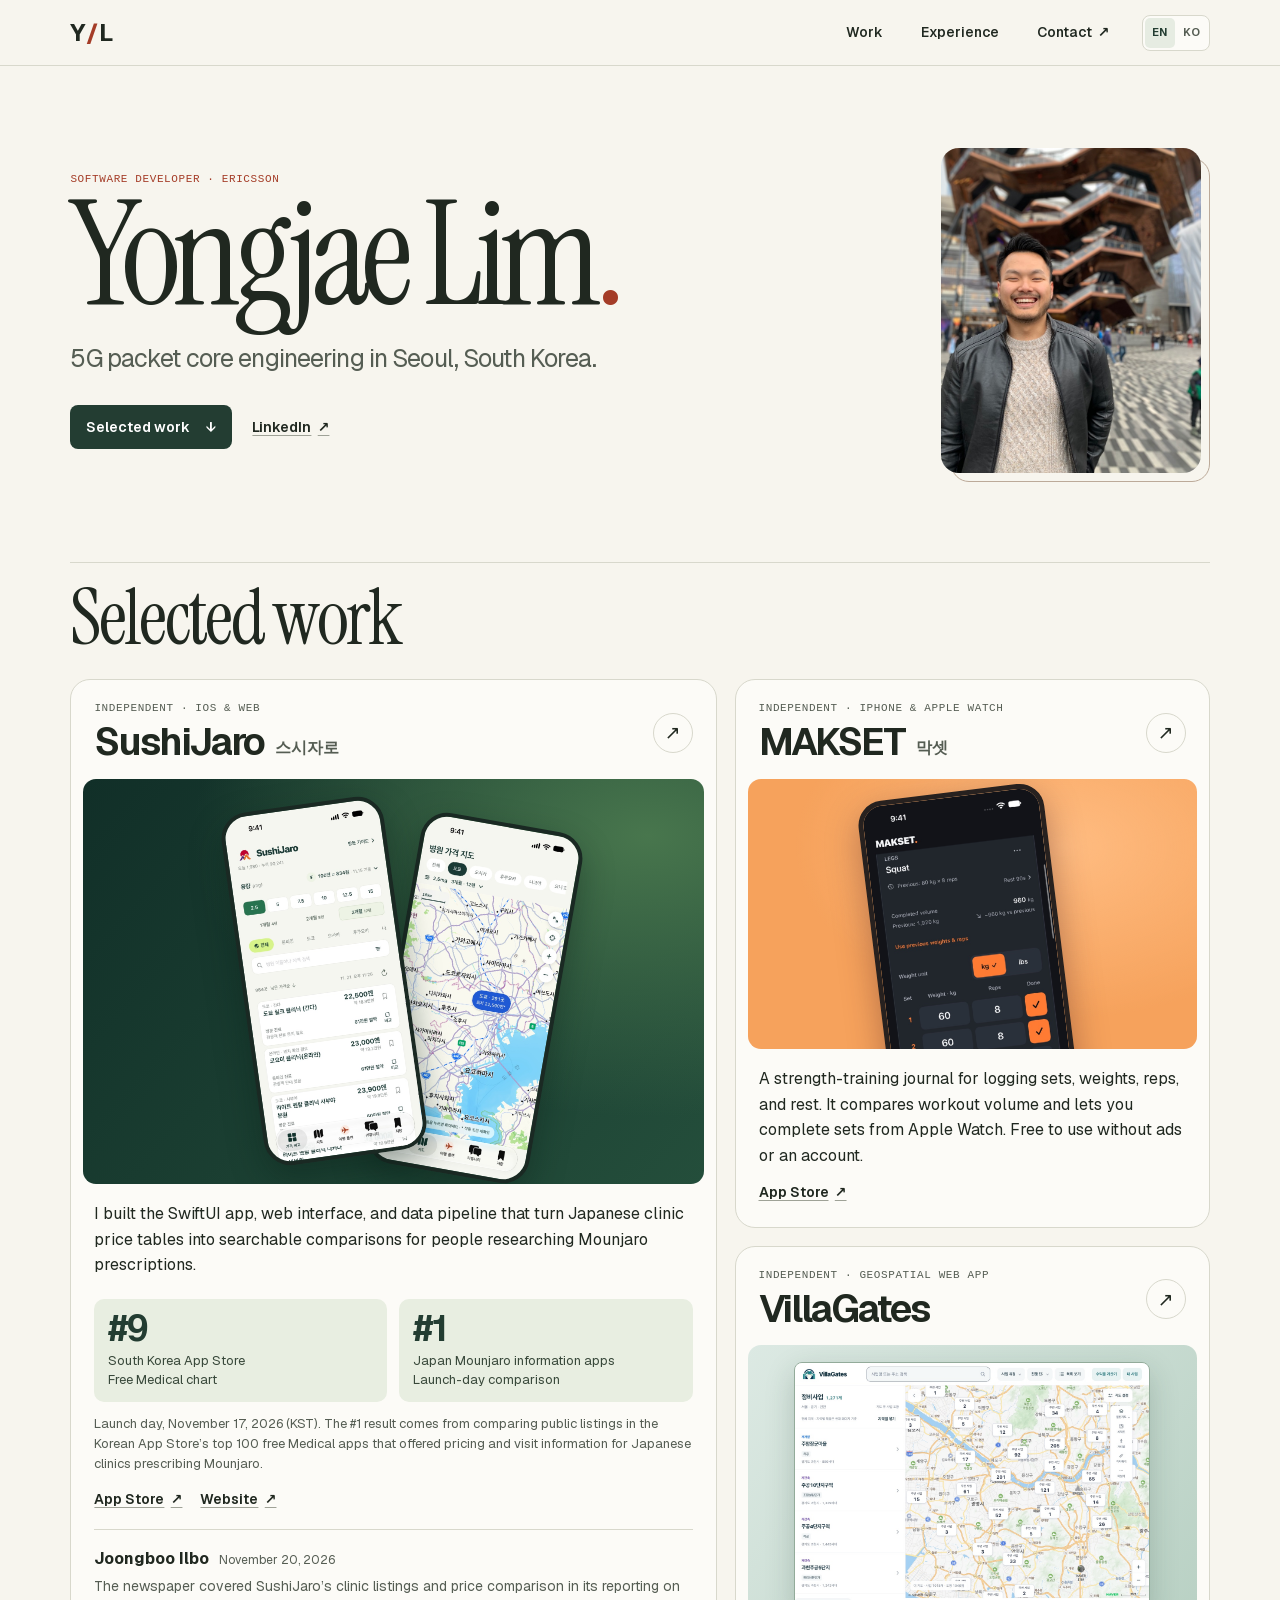
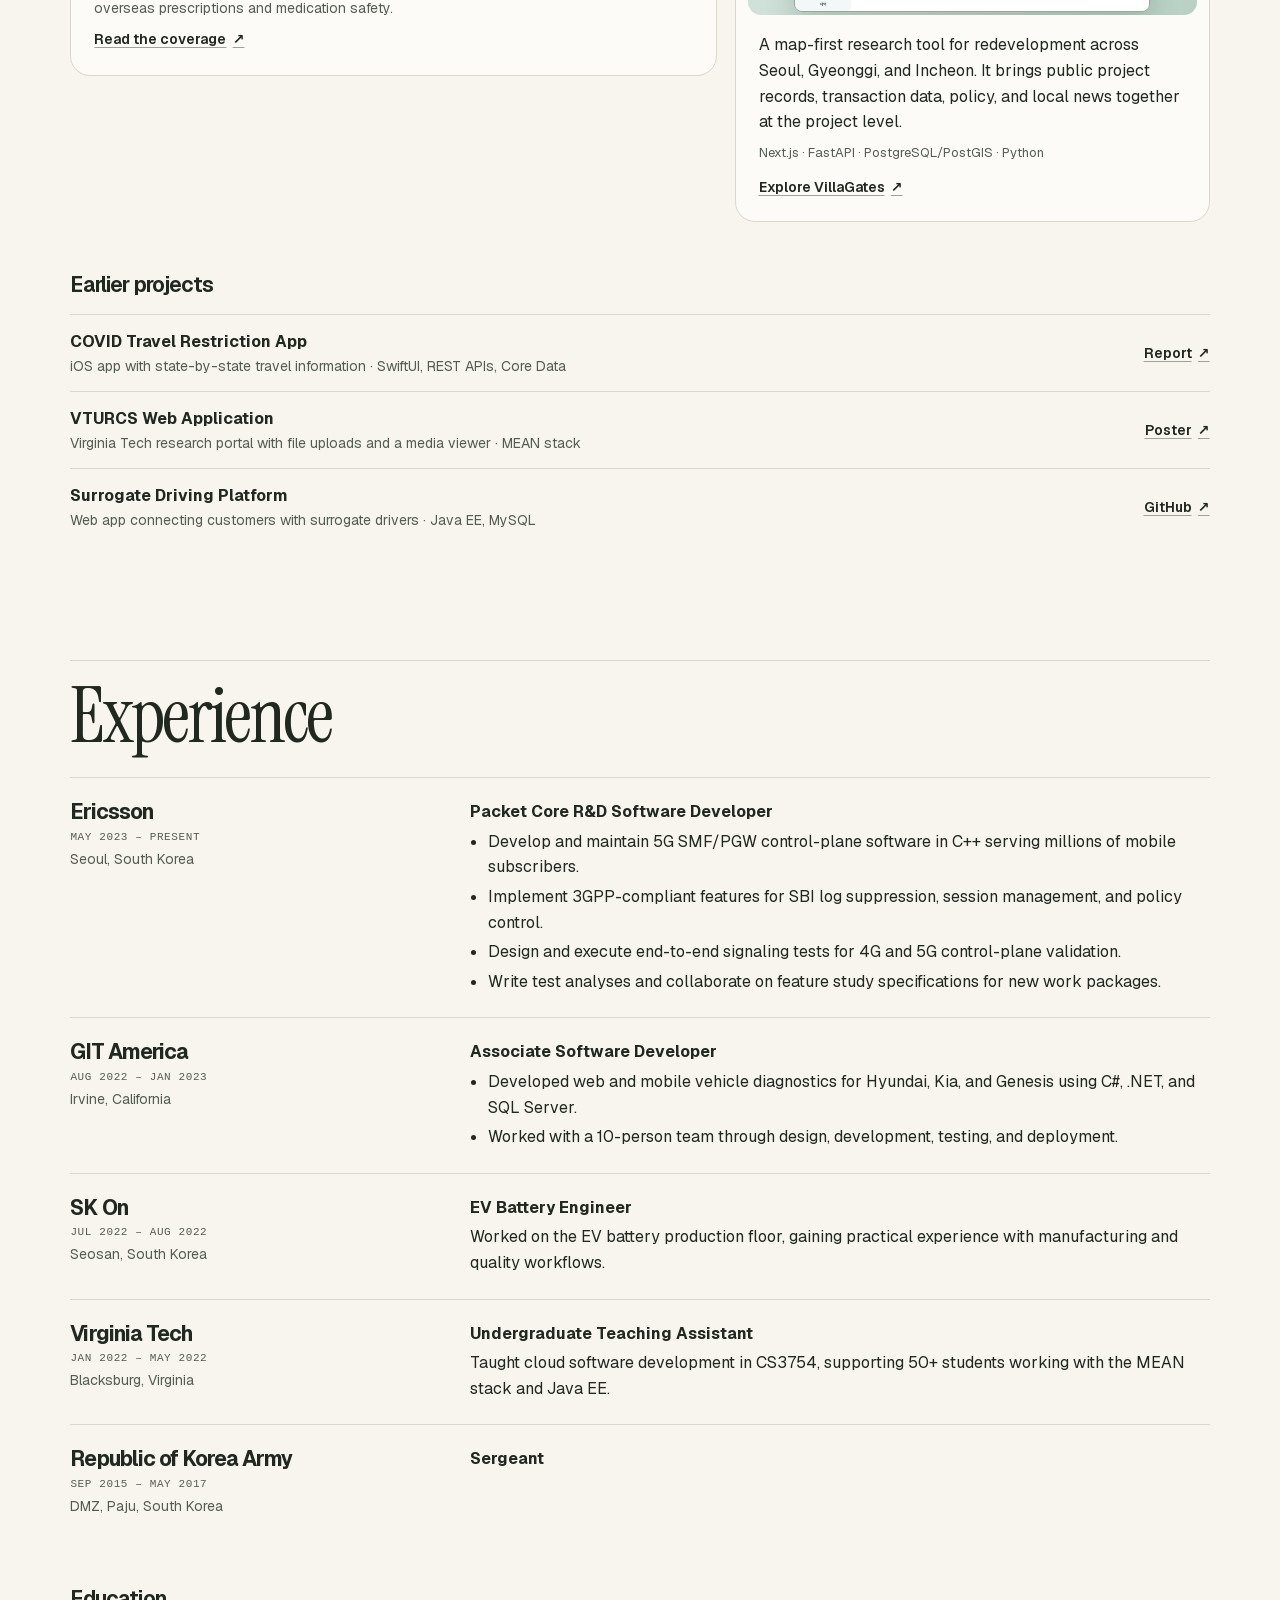
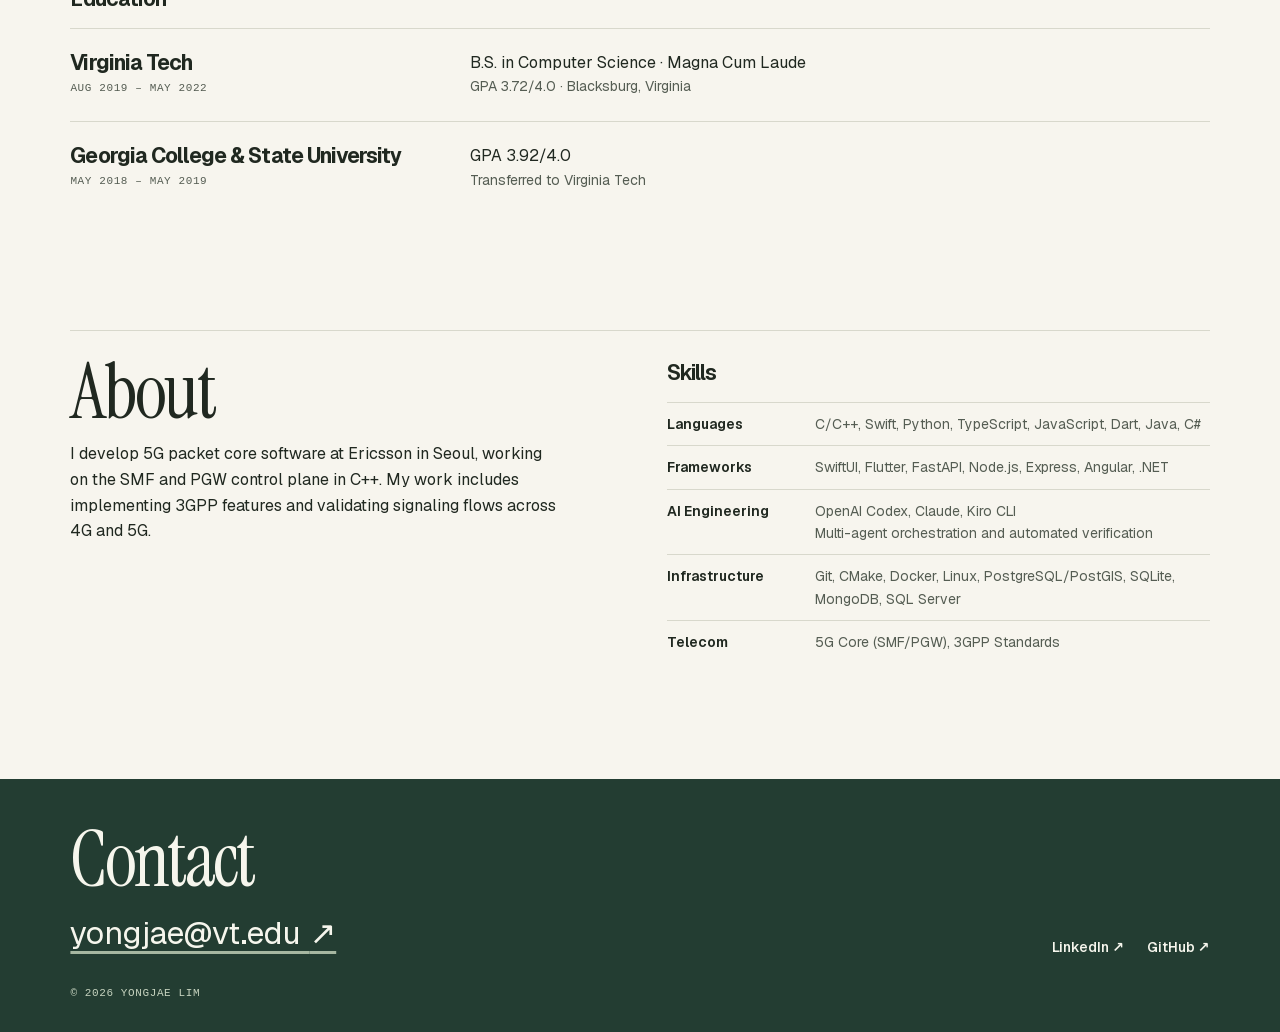
<file: index.html>
<!doctype html>
<html lang="en">
<head>
  <meta charset="utf-8">
  <meta name="viewport" content="width=device-width, initial-scale=1">
  <meta name="description" content="Yongjae Lim, a packet core software developer at Ericsson and the independent creator of SushiJaro. Selected iOS, web, and data projects.">
  <meta name="theme-color" content="#f7f5ee">
  <meta property="og:type" content="website">
  <meta property="og:locale" content="en_US">
  <meta property="og:locale:alternate" content="ko_KR">
  <meta property="og:title" content="Yongjae Lim · Software Developer">
  <meta property="og:description" content="5G packet core engineering at Ericsson, plus selected work on SushiJaro and VillaGates.">
  <meta property="og:url" content="https://sushimara.info/portfolio/">
  <title>Yongjae Lim · Software Developer</title>
  <link rel="canonical" href="https://sushimara.info/portfolio/">
  <link rel="alternate" hreflang="en" href="https://sushimara.info/portfolio/">
  <link rel="alternate" hreflang="ko" href="https://sushimara.info/portfolio/ko/">
  <link rel="alternate" hreflang="x-default" href="https://sushimara.info/portfolio/">
  <link rel="icon" href="assets/img/favicon.png">
  <link rel="preload" href="assets/fonts/instrument-serif-latin.woff2" as="font" type="font/woff2" crossorigin>
  <link rel="stylesheet" href="assets/css/style.css">
  <script src="assets/js/portfolio.js" defer></script>
</head>
<body>
  <a class="skip-link" href="#main">Skip to content</a>
  <header class="site-header" id="top">
    <div class="wrap header-inner">
      <a class="wordmark" href="#hero" aria-label="Yongjae Lim, home">Y<span class="wordmark-stroke">/</span>L</a>
      <div class="header-actions">
        <nav aria-label="Main navigation">
          <a href="#projects">Work</a>
          <a href="#resume">Experience</a>
          <a class="nav-contact" href="#contact">Contact <span aria-hidden="true">↗</span></a>
        </nav>
        <div class="language-switch" role="group" aria-label="Page language">
          <span lang="en" aria-label="English" aria-current="page">EN</span>
          <a href="ko/" hreflang="ko" lang="ko" aria-label="한국어">KO</a>
        </div>
      </div>
    </div>
  </header>

  <main id="main">
    <section class="wrap hero" id="hero" aria-labelledby="page-title">
      <div class="hero-copy">
        <p class="label role">Software Developer · Ericsson</p>
        <h1 id="page-title">Yongjae Lim<span>.</span></h1>
        <p class="hero-intro">5G packet core engineering in Seoul, South Korea.</p>
        <div class="hero-links">
          <a class="primary-link" href="#projects">Selected work <span aria-hidden="true">↓</span></a>
          <a class="text-link" href="https://www.linkedin.com/in/yongjae-lim">LinkedIn <span aria-hidden="true">↗</span></a>
        </div>
      </div>
      <figure class="portrait">
        <img src="assets/img/portrait.jpg" alt="Yongjae Lim" width="690" height="920" fetchpriority="high">
      </figure>
    </section>

    <section class="wrap work" id="projects" aria-labelledby="work-title">
      <div class="section-head">
        <h2 id="work-title">Selected work</h2>
      </div>
      <div class="work-grid">
        <article class="project" id="sushijaro" aria-labelledby="sushijaro-title">
          <header class="project-heading">
            <div>
              <p class="label">Independent · iOS &amp; web</p>
              <h3 id="sushijaro-title">SushiJaro <span lang="ko">스시자로</span></h3>
            </div>
            <a class="circle-link" href="https://sushimara.info/" aria-label="Open the SushiJaro website">↗</a>
          </header>
          <figure class="project-art sushi-art">
            <img class="sushi-map" src="assets/img/sushijaro-map.jpg" alt="SushiJaro clinic map centered on Tokyo" width="552" height="1200" loading="lazy">
            <img class="sushi-price" src="assets/img/sushijaro-price-comparison.jpg" alt="SushiJaro compares published prices from Japanese clinics" width="552" height="1200" loading="lazy">
          </figure>
          <div class="project-body">
            <p>I built the SwiftUI app, web interface, and data pipeline that turn Japanese clinic price tables into searchable comparisons for people researching Mounjaro prescriptions.</p>
            <dl class="launch-results">
              <div><dt>#9</dt><dd>South Korea App Store<br>Free Medical chart</dd></div>
              <div><dt>#1</dt><dd>Japan Mounjaro information apps<br>Launch-day comparison</dd></div>
            </dl>
            <p class="fine-print">Launch day, November 17, 2026 (KST). The #1 result comes from comparing public listings in the Korean App Store’s top 100 free Medical apps that offered pricing and visit information for Japanese clinics prescribing Mounjaro.</p>
            <div class="project-links">
              <a class="text-link" href="https://apps.apple.com/kr/app/id6835291281">App Store <span aria-hidden="true">↗</span></a>
              <a class="text-link" href="https://sushimara.info/">Website <span aria-hidden="true">↗</span></a>
            </div>
            <aside class="press">
              <div>
                <h4>Joongboo Ilbo</h4>
                <time datetime="2026-11-20">November 20, 2026</time>
              </div>
              <p>The newspaper covered SushiJaro’s clinic listings and price comparison in its reporting on overseas prescriptions and medication safety.</p>
              <a class="text-link" href="https://www.joongboo.com/news/articleView.html?idxno=363743060">Read the coverage <span aria-hidden="true">↗</span></a>
            </aside>
          </div>
        </article>

        <article class="project" id="makset" aria-labelledby="makset-title">
          <header class="project-heading">
            <div>
              <p class="label">Independent · iPhone &amp; Apple Watch</p>
              <h3 id="makset-title">MAKSET <span lang="ko">막셋</span></h3>
            </div>
            <a class="circle-link" href="https://apps.apple.com/kr/app/makset/id6835232912" aria-label="Open MAKSET in the App Store">↗</a>
          </header>
          <figure class="project-art makset-art">
            <img src="assets/img/makset-workout.jpg" alt="MAKSET workout screen for recording weight, repetitions, and completed sets" width="552" height="1200" loading="lazy">
          </figure>
          <div class="project-body">
            <p>A strength-training journal for logging sets, weights, reps, and rest. It compares workout volume and lets you complete sets from Apple Watch. Free to use without ads or an account.</p>
            <div class="project-links">
              <a class="text-link" href="https://apps.apple.com/kr/app/makset/id6835232912">App Store <span aria-hidden="true">↗</span></a>
            </div>
          </div>
        </article>

        <article class="project" id="villagates" aria-labelledby="villagates-title">
          <header class="project-heading">
            <div>
              <p class="label">Independent · Geospatial web app</p>
              <h3 id="villagates-title">VillaGates</h3>
            </div>
            <a class="circle-link" href="https://villagates.vercel.app/" aria-label="Open VillaGates">↗</a>
          </header>
          <figure class="project-art villa-art">
            <img src="assets/img/villagates-map.jpg" alt="VillaGates map and redevelopment project list for the Seoul metropolitan area" width="1200" height="840" loading="lazy">
          </figure>
          <div class="project-body">
            <p>A map-first research tool for redevelopment across Seoul, Gyeonggi, and Incheon. It brings public project records, transaction data, policy, and local news together at the project level.</p>
            <p class="project-stack">Next.js · FastAPI · PostgreSQL/PostGIS · Python</p>
            <div class="project-links">
              <a class="text-link" href="https://villagates.vercel.app/">Explore VillaGates <span aria-hidden="true">↗</span></a>
            </div>
          </div>
        </article>
      </div>

      <div class="project-archive">
        <h3>Earlier projects</h3>
        <ul>
          <li>
            <div><strong>COVID Travel Restriction App</strong><span>iOS app with state-by-state travel information · SwiftUI, REST APIs, Core Data</span></div>
            <a class="text-link" href="https://drive.google.com/file/d/1e3l3QKy-dFr5SyhDL9fQWW5-YHJfPWKP/view?usp=sharing">Report <span aria-hidden="true">↗</span></a>
          </li>
          <li>
            <div><strong>VTURCS Web Application</strong><span>Virginia Tech research portal with file uploads and a media viewer · MEAN stack</span></div>
            <a class="text-link" href="https://drive.google.com/file/d/1JucTPF64Q-kj1-QrtOC2w68WRsnZxDgk/view?usp=sharing">Poster <span aria-hidden="true">↗</span></a>
          </li>
          <li>
            <div><strong>Surrogate Driving Platform</strong><span>Web app connecting customers with surrogate drivers · Java EE, MySQL</span></div>
            <a class="text-link" href="https://github.com/MashalSJ/SurrogateDriving2">GitHub <span aria-hidden="true">↗</span></a>
          </li>
        </ul>
      </div>
    </section>

    <section class="wrap resume" id="resume" aria-labelledby="resume-title">
      <div class="section-head">
        <h2 id="resume-title">Experience</h2>
      </div>
      <ul class="timeline">
        <li>
          <div>
            <h3>Ericsson</h3>
            <p class="label dates">May 2023 – Present</p>
            <p class="job-location">Seoul, South Korea</p>
          </div>
          <div>
            <h4>Packet Core R&amp;D Software Developer</h4>
            <ul class="job-details">
              <li>Develop and maintain 5G SMF/PGW control-plane software in C++ serving millions of mobile subscribers.</li>
              <li>Implement 3GPP-compliant features for SBI log suppression, session management, and policy control.</li>
              <li>Design and execute end-to-end signaling tests for 4G and 5G control-plane validation.</li>
              <li>Write test analyses and collaborate on feature study specifications for new work packages.</li>
            </ul>
          </div>
        </li>
        <li>
          <div>
            <h3>GIT America</h3>
            <p class="label dates">Aug 2022 – Jan 2023</p>
            <p class="job-location">Irvine, California</p>
          </div>
          <div>
            <h4>Associate Software Developer</h4>
            <ul class="job-details">
              <li>Developed web and mobile vehicle diagnostics for Hyundai, Kia, and Genesis using C#, .NET, and SQL Server.</li>
              <li>Worked with a 10-person team through design, development, testing, and deployment.</li>
            </ul>
          </div>
        </li>
        <li>
          <div>
            <h3>SK On</h3>
            <p class="label dates">Jul 2022 – Aug 2022</p>
            <p class="job-location">Seosan, South Korea</p>
          </div>
          <div>
            <h4>EV Battery Engineer</h4>
            <p>Worked on the EV battery production floor, gaining practical experience with manufacturing and quality workflows.</p>
          </div>
        </li>
        <li>
          <div>
            <h3>Virginia Tech</h3>
            <p class="label dates">Jan 2022 – May 2022</p>
            <p class="job-location">Blacksburg, Virginia</p>
          </div>
          <div>
            <h4>Undergraduate Teaching Assistant</h4>
            <p>Taught cloud software development in CS3754, supporting 50+ students working with the MEAN stack and Java EE.</p>
          </div>
        </li>
        <li>
          <div>
            <h3>Republic of Korea Army</h3>
            <p class="label dates">Sep 2015 – May 2017</p>
            <p class="job-location">DMZ, Paju, South Korea</p>
          </div>
          <div><h4>Sergeant</h4></div>
        </li>
      </ul>

      <div class="education" aria-labelledby="ed-title">
        <h3 id="ed-title">Education</h3>
        <ul class="timeline">
          <li>
            <div>
              <h4 class="school">Virginia Tech</h4>
              <p class="label dates">Aug 2019 – May 2022</p>
            </div>
            <div><p>B.S. in Computer Science · Magna Cum Laude</p><p class="job-location">GPA 3.72/4.0 · Blacksburg, Virginia</p></div>
          </li>
          <li>
            <div>
              <h4 class="school">Georgia College &amp; State University</h4>
              <p class="label dates">May 2018 – May 2019</p>
            </div>
            <div><p>GPA 3.92/4.0</p><p class="job-location">Transferred to Virginia Tech</p></div>
          </li>
        </ul>
      </div>
    </section>

    <section class="wrap about" id="about" aria-labelledby="about-title">
      <div class="about-copy">
        <h2 id="about-title">About</h2>
        <p>I develop 5G packet core software at Ericsson in Seoul, working on the SMF and PGW control plane in C++. My work includes implementing 3GPP features and validating signaling flows across 4G and 5G.</p>
      </div>
      <div id="skills">
        <h3>Skills</h3>
        <dl class="skills">
          <div><dt>Languages</dt><dd>C/C++, Swift, Python, TypeScript, JavaScript, Dart, Java, C#</dd></div>
          <div><dt>Frameworks</dt><dd>SwiftUI, Flutter, FastAPI, Node.js, Express, Angular, .NET</dd></div>
          <div><dt>AI Engineering</dt><dd>OpenAI Codex, Claude, Kiro CLI<br>Multi-agent orchestration and automated verification</dd></div>
          <div><dt>Infrastructure</dt><dd>Git, CMake, Docker, Linux, PostgreSQL/PostGIS, SQLite, MongoDB, SQL Server</dd></div>
          <div><dt>Telecom</dt><dd>5G Core (SMF/PGW), 3GPP Standards</dd></div>
        </dl>
      </div>
    </section>
  </main>

  <footer class="site-footer" id="contact">
    <div class="wrap footer-inner">
      <div>
        <h2>Contact</h2>
        <a class="footer-email" href="mailto:yongjae@vt.edu">yongjae@vt.edu <span aria-hidden="true">↗</span></a>
      </div>
      <nav aria-label="Social links">
        <a href="https://www.linkedin.com/in/yongjae-lim">LinkedIn <span aria-hidden="true">↗</span></a>
        <a href="https://github.com/yongjaelim">GitHub <span aria-hidden="true">↗</span></a>
      </nav>
      <p class="label copyright">© 2026 Yongjae Lim</p>
      <figure class="contact-photo" hidden><img src="assets/img/bg.png" alt="" loading="lazy"></figure>
    </div>
  </footer>
</body>
</html>
</file>
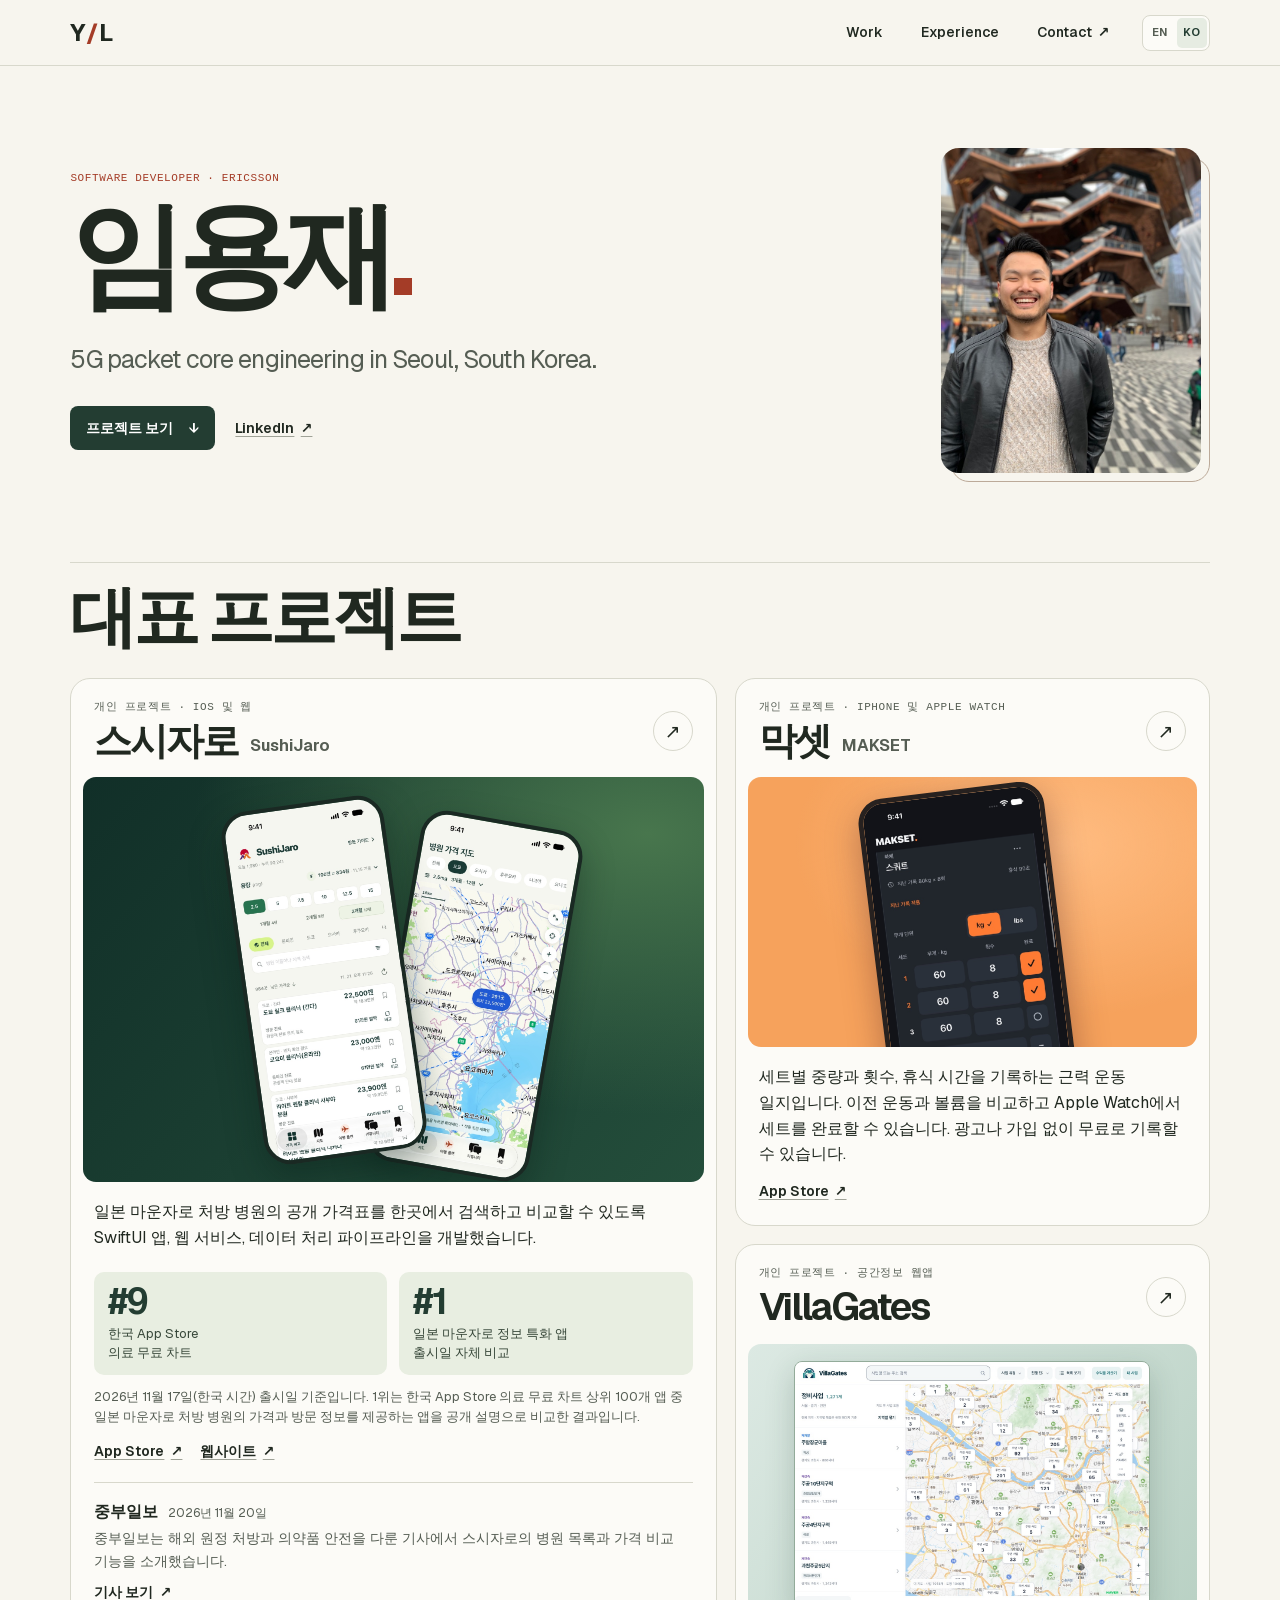
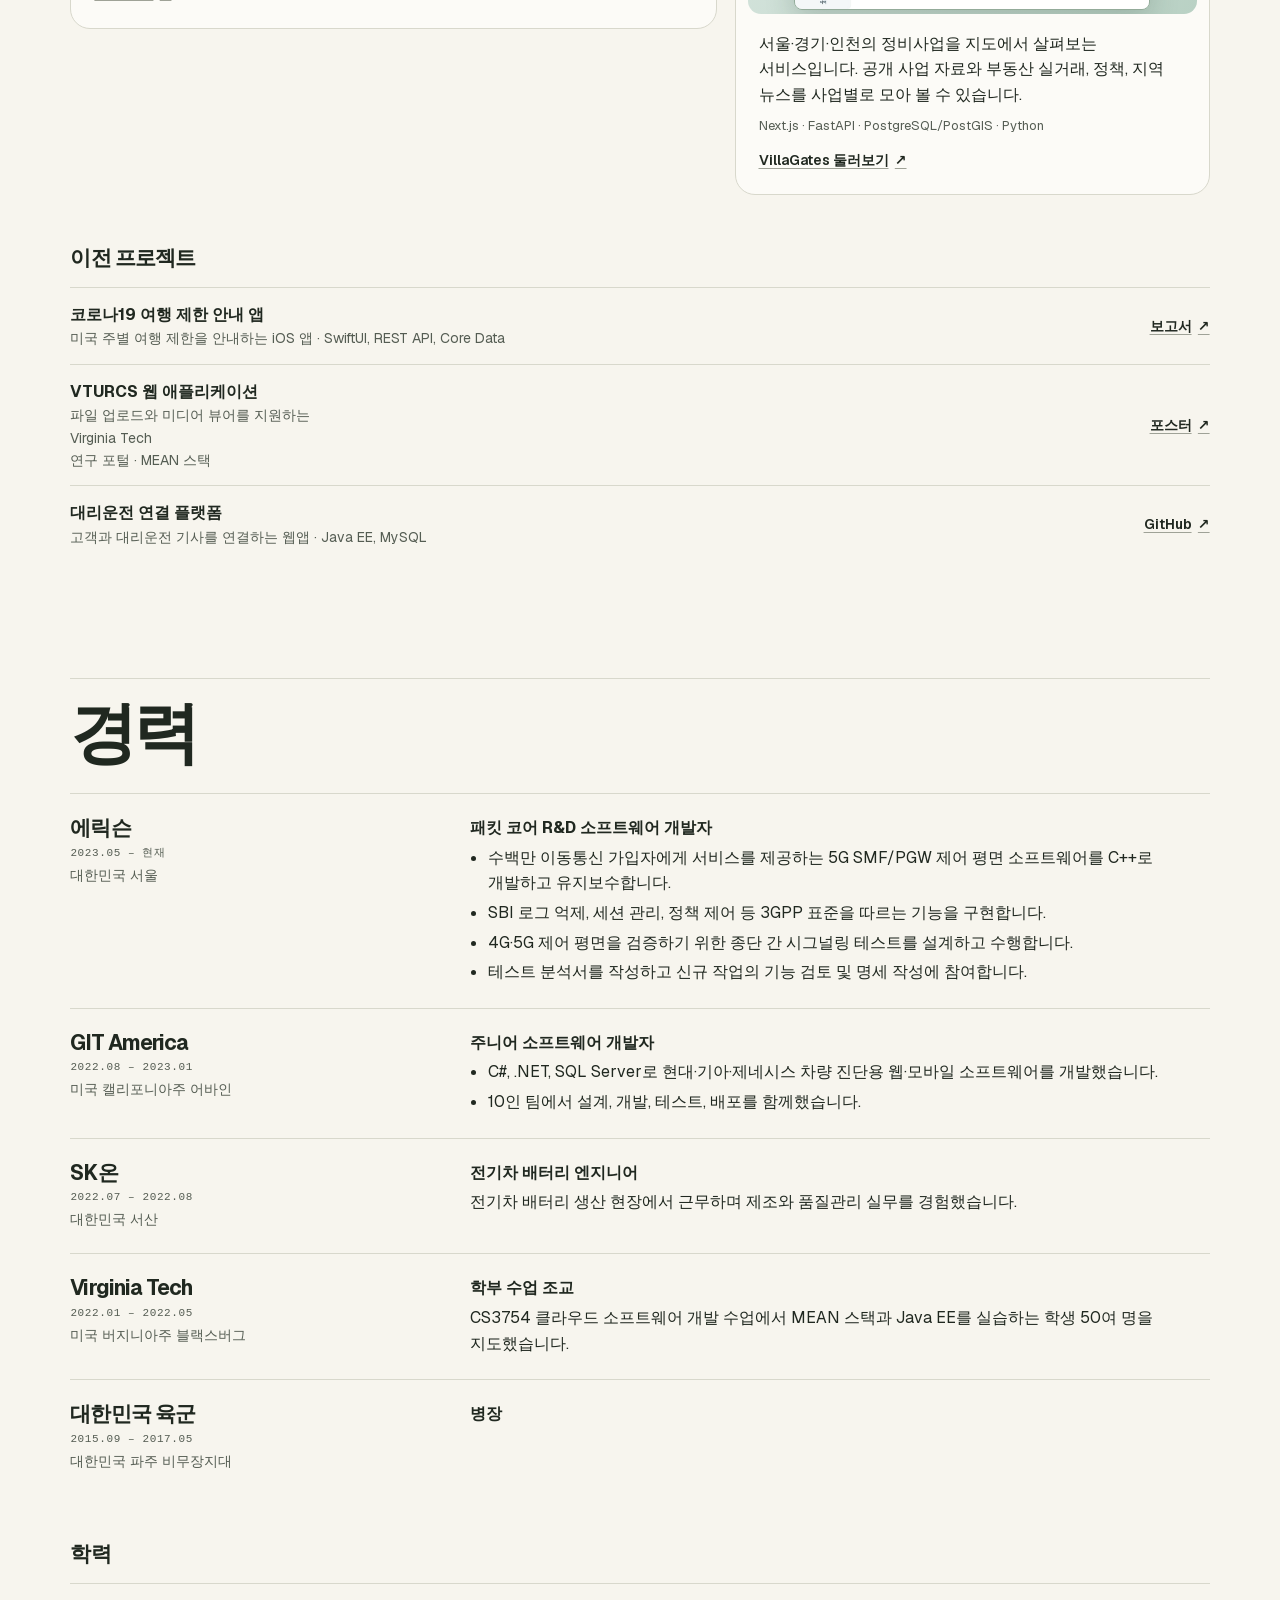
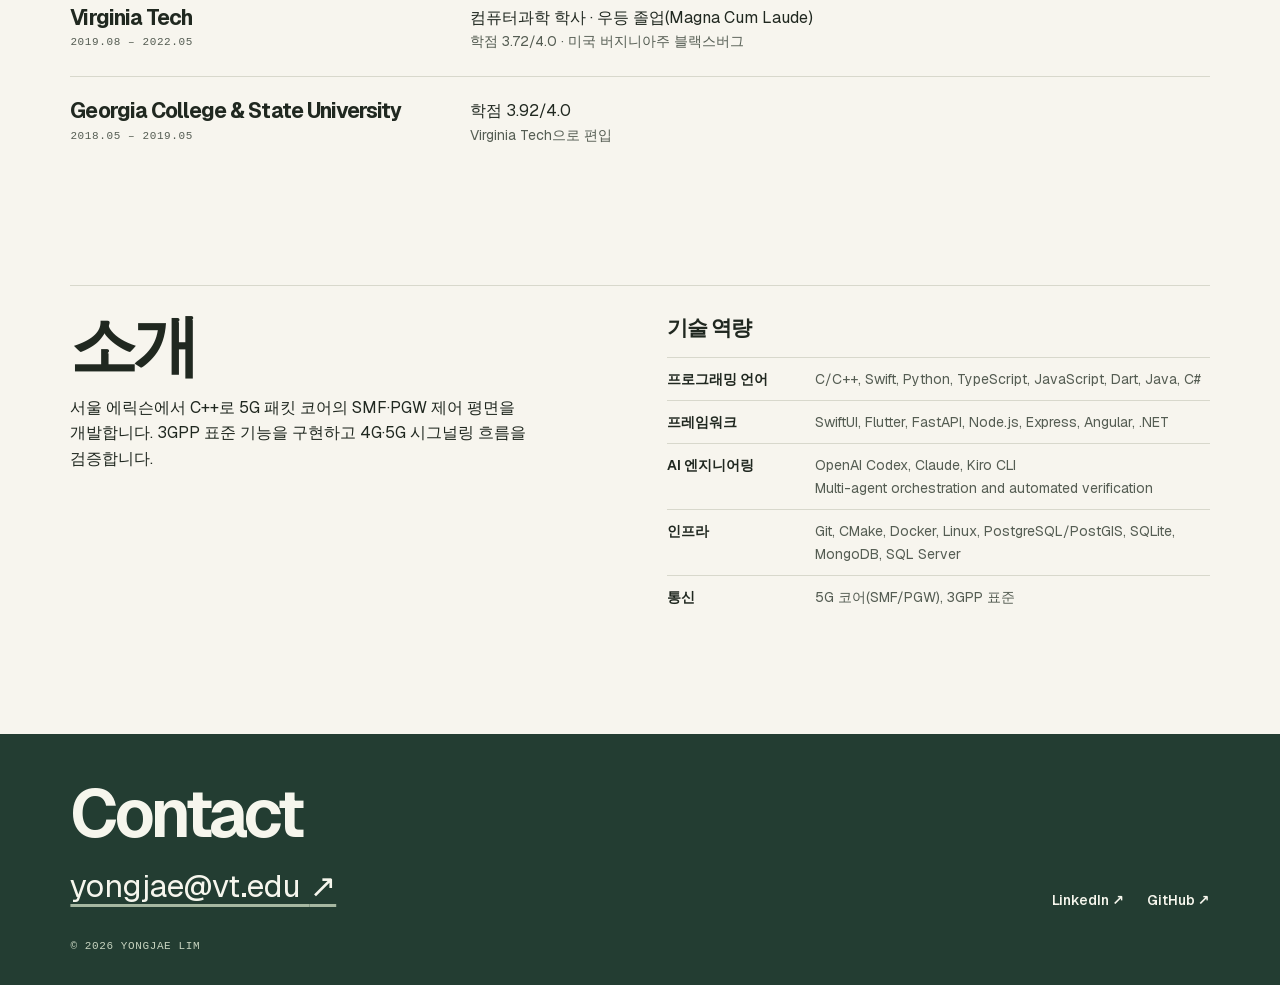
<file: ko/index.html>
<!doctype html>
<html lang="ko">
<head>
  <meta charset="utf-8">
  <meta name="viewport" content="width=device-width, initial-scale=1">
  <meta name="description" content="에릭슨에서 5G 패킷 코어 소프트웨어를 개발하는 임용재입니다. 스시자로, 막셋, VillaGates 프로젝트와 경력을 소개합니다.">
  <meta name="theme-color" content="#f7f5ee">
  <meta property="og:type" content="website">
  <meta property="og:locale" content="ko_KR">
  <meta property="og:locale:alternate" content="en_US">
  <meta property="og:title" content="임용재 · 소프트웨어 개발자">
  <meta property="og:description" content="임용재의 에릭슨 5G 패킷 코어 개발 경력과 스시자로·막셋·VillaGates 프로젝트">
  <meta property="og:url" content="https://sushimara.info/portfolio/ko/">
  <title>임용재 · 소프트웨어 개발자</title>
  <link rel="canonical" href="https://sushimara.info/portfolio/ko/">
  <link rel="alternate" hreflang="en" href="https://sushimara.info/portfolio/">
  <link rel="alternate" hreflang="ko" href="https://sushimara.info/portfolio/ko/">
  <link rel="alternate" hreflang="x-default" href="https://sushimara.info/portfolio/">
  <link rel="icon" href="../assets/img/favicon.png">
  <link rel="stylesheet" href="../assets/css/style.css">
  <script src="../assets/js/portfolio.js" defer></script>
</head>
<body>
  <a class="skip-link" href="#main">본문으로 바로가기</a>
  <header class="site-header" id="top">
    <div class="wrap header-inner">
      <a class="wordmark" href="#hero" aria-label="임용재, 처음으로">Y<span class="wordmark-stroke">/</span>L</a>
      <div class="header-actions">
        <nav aria-label="주 메뉴">
          <a href="#projects" lang="en">Work</a>
          <a href="#resume" lang="en">Experience</a>
          <a class="nav-contact" href="#contact" lang="en">Contact <span aria-hidden="true">↗</span></a>
        </nav>
        <div class="language-switch" role="group" aria-label="페이지 언어">
          <a href="../" hreflang="en" lang="en" aria-label="English">EN</a>
          <span lang="ko" aria-label="한국어" aria-current="page">KO</span>
        </div>
      </div>
    </div>
  </header>

  <main id="main">
    <section class="wrap hero" id="hero" aria-labelledby="page-title">
      <div class="hero-copy">
        <p class="label role" lang="en">Software Developer · Ericsson</p>
        <h1 id="page-title">임용재<span>.</span></h1>
        <p class="hero-intro" lang="en">5G packet core engineering in Seoul, South Korea.</p>
        <div class="hero-links">
          <a class="primary-link" href="#projects">프로젝트 보기 <span aria-hidden="true">↓</span></a>
          <a class="text-link" href="https://www.linkedin.com/in/yongjae-lim">LinkedIn <span aria-hidden="true">↗</span></a>
        </div>
      </div>
      <figure class="portrait">
        <img src="../assets/img/portrait.jpg" alt="임용재" width="690" height="920" fetchpriority="high">
      </figure>
    </section>

    <section class="wrap work" id="projects" aria-labelledby="work-title">
      <div class="section-head">
        <h2 id="work-title">대표 프로젝트</h2>
      </div>
      <div class="work-grid">
        <article class="project" id="sushijaro" aria-labelledby="sushijaro-title">
          <header class="project-heading">
            <div>
              <p class="label">개인 프로젝트 · iOS 및 웹</p>
              <h3 id="sushijaro-title">스시자로 <span lang="en">SushiJaro</span></h3>
            </div>
            <a class="circle-link" href="https://sushimara.info/" aria-label="스시자로 웹사이트 열기">↗</a>
          </header>
          <figure class="project-art sushi-art">
            <img class="sushi-map" src="../assets/img/sushijaro-map.jpg" alt="스시자로의 도쿄 지역 병원 지도" width="552" height="1200" loading="lazy">
            <img class="sushi-price" src="../assets/img/sushijaro-price-comparison.jpg" alt="스시자로의 일본 마운자로 처방 병원 가격 비교 화면" width="552" height="1200" loading="lazy">
          </figure>
          <div class="project-body">
            <p>일본 마운자로 처방 병원의 공개 가격표를 한곳에서 검색하고 비교할 수 있도록 SwiftUI 앱, 웹 서비스, 데이터 처리 파이프라인을 개발했습니다.</p>
            <dl class="launch-results">
              <div><dt>#9</dt><dd>한국 App Store<br>의료 무료 차트</dd></div>
              <div><dt>#1</dt><dd>일본 마운자로 정보 특화 앱<br>출시일 자체 비교</dd></div>
            </dl>
            <p class="fine-print">2026년 11월 17일(한국 시간) 출시일 기준입니다. 1위는 한국 App Store 의료 무료 차트 상위 100개 앱 중 일본 마운자로 처방 병원의 가격과 방문 정보를 제공하는 앱을 공개 설명으로 비교한 결과입니다.</p>
            <div class="project-links">
              <a class="text-link" href="https://apps.apple.com/kr/app/id6835291281">App Store <span aria-hidden="true">↗</span></a>
              <a class="text-link" href="https://sushimara.info/">웹사이트 <span aria-hidden="true">↗</span></a>
            </div>
            <aside class="press">
              <div>
                <h4>중부일보</h4>
                <time datetime="2026-11-20">2026년 11월 20일</time>
              </div>
              <p>중부일보는 해외 원정 처방과 의약품 안전을 다룬 기사에서 스시자로의 병원 목록과 가격 비교 기능을 소개했습니다.</p>
              <a class="text-link" href="https://www.joongboo.com/news/articleView.html?idxno=363743060">기사 보기 <span aria-hidden="true">↗</span></a>
            </aside>
          </div>
        </article>

        <article class="project" id="makset" aria-labelledby="makset-title">
          <header class="project-heading">
            <div>
              <p class="label">개인 프로젝트 · iPhone 및 Apple Watch</p>
              <h3 id="makset-title">막셋 <span lang="en">MAKSET</span></h3>
            </div>
            <a class="circle-link" href="https://apps.apple.com/kr/app/makset/id6835232912" aria-label="App Store에서 막셋 보기">↗</a>
          </header>
          <figure class="project-art makset-art">
            <img src="../assets/img/makset-workout-ko.jpg" alt="막셋에서 중량, 횟수, 완료한 세트를 기록하는 화면" width="552" height="1200" loading="lazy">
          </figure>
          <div class="project-body">
            <p>세트별 중량과 횟수, 휴식 시간을 기록하는 근력 운동 일지입니다. 이전 운동과 볼륨을 비교하고 Apple Watch에서 세트를 완료할 수 있습니다. 광고나 가입 없이 무료로 기록할 수 있습니다.</p>
            <div class="project-links">
              <a class="text-link" href="https://apps.apple.com/kr/app/makset/id6835232912">App Store <span aria-hidden="true">↗</span></a>
            </div>
          </div>
        </article>

        <article class="project" id="villagates" aria-labelledby="villagates-title">
          <header class="project-heading">
            <div>
              <p class="label">개인 프로젝트 · 공간정보 웹앱</p>
              <h3 id="villagates-title">VillaGates</h3>
            </div>
            <a class="circle-link" href="https://villagates.vercel.app/" aria-label="VillaGates 열기">↗</a>
          </header>
          <figure class="project-art villa-art">
            <img src="../assets/img/villagates-map.jpg" alt="VillaGates의 수도권 정비사업 지도와 목록" width="1200" height="840" loading="lazy">
          </figure>
          <div class="project-body">
            <p>서울·경기·인천의 정비사업을 지도에서 살펴보는 서비스입니다. 공개 사업 자료와 부동산 실거래, 정책, 지역 뉴스를 사업별로 모아 볼 수 있습니다.</p>
            <p class="project-stack">Next.js · FastAPI · PostgreSQL/PostGIS · Python</p>
            <div class="project-links">
              <a class="text-link" href="https://villagates.vercel.app/">VillaGates 둘러보기 <span aria-hidden="true">↗</span></a>
            </div>
          </div>
        </article>
      </div>

      <div class="project-archive">
        <h3>이전 프로젝트</h3>
        <ul>
          <li>
            <div><strong>코로나19 여행 제한 안내 앱</strong><span>미국 주별 여행 제한을 안내하는 iOS 앱 · SwiftUI, REST API, Core Data</span></div>
            <a class="text-link" href="https://drive.google.com/file/d/1e3l3QKy-dFr5SyhDL9fQWW5-YHJfPWKP/view?usp=sharing">보고서 <span aria-hidden="true">↗</span></a>
          </li>
          <li>
            <div><strong>VTURCS 웹 애플리케이션</strong><span>파일 업로드와 미디어 뷰어를 지원하는 <span lang="en">Virginia Tech</span> 연구 포털 · MEAN 스택</span></div>
            <a class="text-link" href="https://drive.google.com/file/d/1JucTPF64Q-kj1-QrtOC2w68WRsnZxDgk/view?usp=sharing">포스터 <span aria-hidden="true">↗</span></a>
          </li>
          <li>
            <div><strong>대리운전 연결 플랫폼</strong><span>고객과 대리운전 기사를 연결하는 웹앱 · Java EE, MySQL</span></div>
            <a class="text-link" href="https://github.com/MashalSJ/SurrogateDriving2">GitHub <span aria-hidden="true">↗</span></a>
          </li>
        </ul>
      </div>
    </section>

    <section class="wrap resume" id="resume" aria-labelledby="resume-title">
      <div class="section-head">
        <h2 id="resume-title">경력</h2>
      </div>
      <ul class="timeline">
        <li>
          <div>
            <h3>에릭슨</h3>
            <p class="label dates">2023.05 – 현재</p>
            <p class="job-location">대한민국 서울</p>
          </div>
          <div>
            <h4>패킷 코어 R&amp;D 소프트웨어 개발자</h4>
            <ul class="job-details">
              <li>수백만 이동통신 가입자에게 서비스를 제공하는 5G SMF/PGW 제어 평면 소프트웨어를 C++로 개발하고 유지보수합니다.</li>
              <li>SBI 로그 억제, 세션 관리, 정책 제어 등 3GPP 표준을 따르는 기능을 구현합니다.</li>
              <li>4G·5G 제어 평면을 검증하기 위한 종단 간 시그널링 테스트를 설계하고 수행합니다.</li>
              <li>테스트 분석서를 작성하고 신규 작업의 기능 검토 및 명세 작성에 참여합니다.</li>
            </ul>
          </div>
        </li>
        <li>
          <div>
            <h3>GIT America</h3>
            <p class="label dates">2022.08 – 2023.01</p>
            <p class="job-location">미국 캘리포니아주 어바인</p>
          </div>
          <div>
            <h4>주니어 소프트웨어 개발자</h4>
            <ul class="job-details">
              <li>C#, .NET, SQL Server로 현대·기아·제네시스 차량 진단용 웹·모바일 소프트웨어를 개발했습니다.</li>
              <li>10인 팀에서 설계, 개발, 테스트, 배포를 함께했습니다.</li>
            </ul>
          </div>
        </li>
        <li>
          <div>
            <h3>SK온</h3>
            <p class="label dates">2022.07 – 2022.08</p>
            <p class="job-location">대한민국 서산</p>
          </div>
          <div>
            <h4>전기차 배터리 엔지니어</h4>
            <p>전기차 배터리 생산 현장에서 근무하며 제조와 품질관리 실무를 경험했습니다.</p>
          </div>
        </li>
        <li>
          <div>
            <h3 lang="en">Virginia Tech</h3>
            <p class="label dates">2022.01 – 2022.05</p>
            <p class="job-location">미국 버지니아주 블랙스버그</p>
          </div>
          <div>
            <h4>학부 수업 조교</h4>
            <p>CS3754 클라우드 소프트웨어 개발 수업에서 MEAN 스택과 Java EE를 실습하는 학생 50여 명을 지도했습니다.</p>
          </div>
        </li>
        <li>
          <div>
            <h3>대한민국 육군</h3>
            <p class="label dates">2015.09 – 2017.05</p>
            <p class="job-location">대한민국 파주 비무장지대</p>
          </div>
          <div><h4>병장</h4></div>
        </li>
      </ul>

      <div class="education" aria-labelledby="ed-title">
        <h3 id="ed-title">학력</h3>
        <ul class="timeline">
          <li>
            <div>
              <h4 class="school" lang="en">Virginia Tech</h4>
              <p class="label dates">2019.08 – 2022.05</p>
            </div>
            <div><p>컴퓨터과학 학사 · 우등 졸업(Magna Cum Laude)</p><p class="job-location">학점 3.72/4.0 · 미국 버지니아주 블랙스버그</p></div>
          </li>
          <li>
            <div>
              <h4 class="school">Georgia College &amp; State University</h4>
              <p class="label dates">2018.05 – 2019.05</p>
            </div>
            <div><p>학점 3.92/4.0</p><p class="job-location"><span lang="en">Virginia Tech</span>으로 편입</p></div>
          </li>
        </ul>
      </div>
    </section>

    <section class="wrap about" id="about" aria-labelledby="about-title">
      <div class="about-copy">
        <h2 id="about-title">소개</h2>
        <p>서울 에릭슨에서 C++로 5G 패킷 코어의 SMF·PGW 제어 평면을 개발합니다. 3GPP 표준 기능을 구현하고 4G·5G 시그널링 흐름을 검증합니다.</p>
      </div>
      <div id="skills">
        <h3>기술 역량</h3>
        <dl class="skills">
          <div><dt>프로그래밍 언어</dt><dd>C/C++, Swift, Python, TypeScript, JavaScript, Dart, Java, C#</dd></div>
          <div><dt>프레임워크</dt><dd>SwiftUI, Flutter, FastAPI, Node.js, Express, Angular, .NET</dd></div>
          <div><dt>AI 엔지니어링</dt><dd>OpenAI Codex, Claude, Kiro CLI<br><span lang="en">Multi-agent orchestration and automated verification</span></dd></div>
          <div><dt>인프라</dt><dd>Git, CMake, Docker, Linux, PostgreSQL/PostGIS, SQLite, MongoDB, SQL Server</dd></div>
          <div><dt>통신</dt><dd>5G 코어(SMF/PGW), 3GPP 표준</dd></div>
        </dl>
      </div>
    </section>
  </main>

  <footer class="site-footer" id="contact">
    <div class="wrap footer-inner">
      <div>
        <h2 lang="en">Contact</h2>
        <a class="footer-email" href="mailto:yongjae@vt.edu">yongjae@vt.edu <span aria-hidden="true">↗</span></a>
      </div>
      <nav aria-label="소셜 링크">
        <a href="https://www.linkedin.com/in/yongjae-lim">LinkedIn <span aria-hidden="true">↗</span></a>
        <a href="https://github.com/yongjaelim">GitHub <span aria-hidden="true">↗</span></a>
      </nav>
      <p class="label copyright" lang="en">© 2026 Yongjae Lim</p>
      <figure class="contact-photo" hidden><img src="../assets/img/bg.png" alt="" loading="lazy"></figure>
    </div>
  </footer>
</body>
</html>
</file>
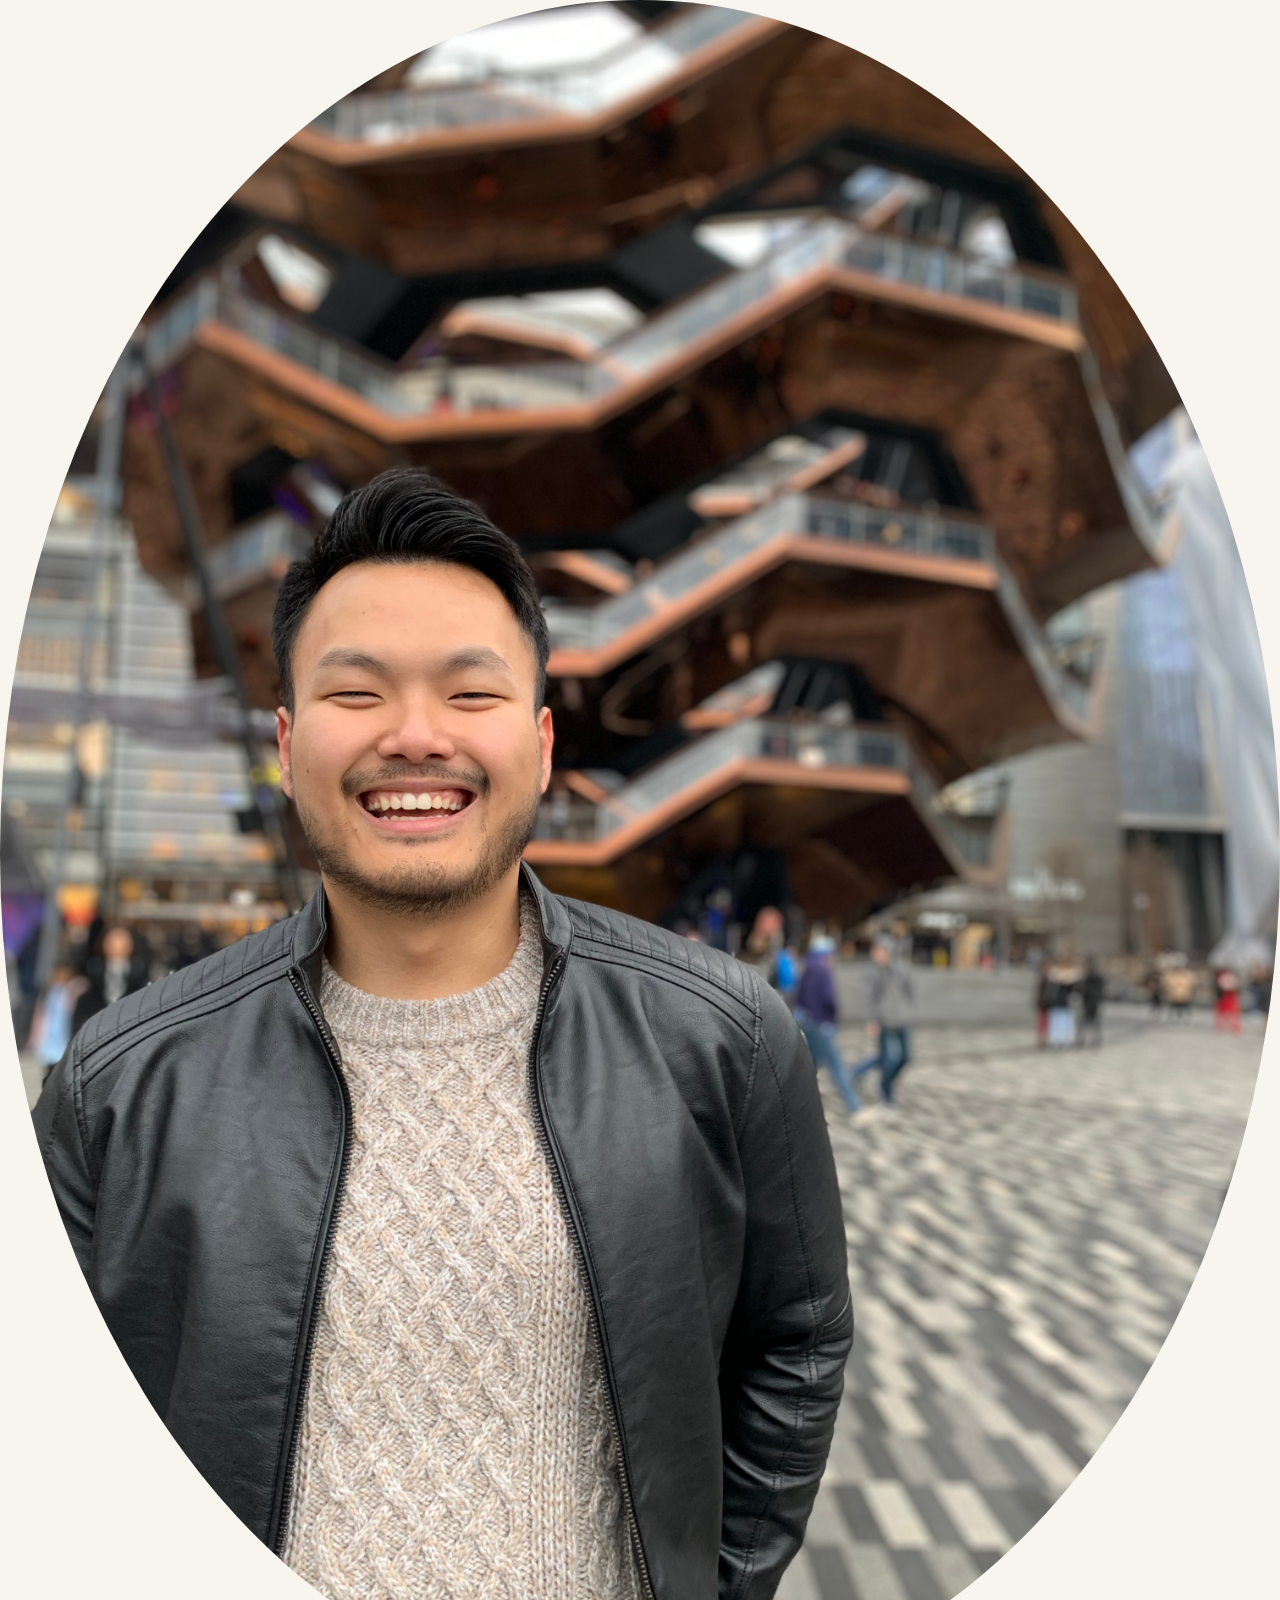
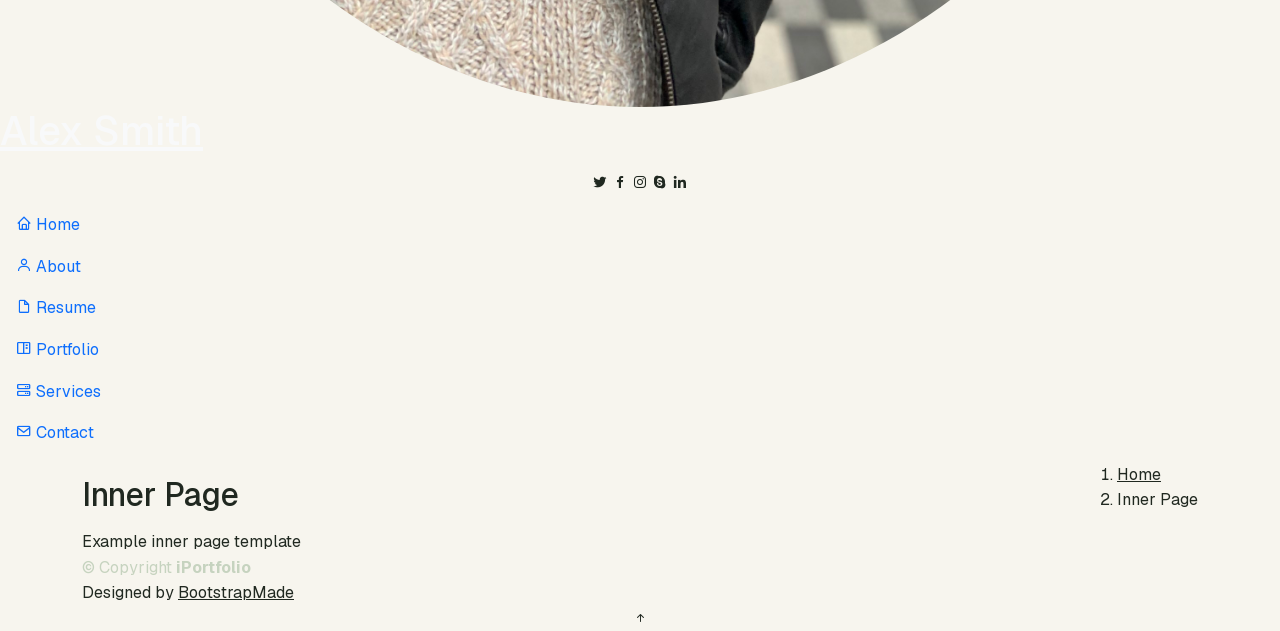
<file: inner-page.html>
<!DOCTYPE html>
<html lang="en">

<head>
  <meta charset="utf-8">
  <meta content="width=device-width, initial-scale=1.0" name="viewport">

  <title>Inner Page - iPortfolio Bootstrap Template</title>
  <meta content="" name="description">
  <meta content="" name="keywords">

  <!-- Favicons -->
  <link href="assets/img/favicon.png" rel="icon">
  <link href="assets/img/apple-touch-icon.png" rel="apple-touch-icon">

  <!-- Google Fonts -->
  <link href="https://fonts.googleapis.com/css?family=Open+Sans:300,300i,400,400i,600,600i,700,700i|Raleway:300,300i,400,400i,500,500i,600,600i,700,700i|Poppins:300,300i,400,400i,500,500i,600,600i,700,700i" rel="stylesheet">

  <!-- Vendor CSS Files -->
  <link href="assets/vendor/aos/aos.css" rel="stylesheet">
  <link href="assets/vendor/bootstrap/css/bootstrap.min.css" rel="stylesheet">
  <link href="assets/vendor/bootstrap-icons/bootstrap-icons.css" rel="stylesheet">
  <link href="assets/vendor/boxicons/css/boxicons.min.css" rel="stylesheet">
  <link href="assets/vendor/glightbox/css/glightbox.min.css" rel="stylesheet">
  <link href="assets/vendor/swiper/swiper-bundle.min.css" rel="stylesheet">

  <!-- Template Main CSS File -->
  <link href="assets/css/style.css" rel="stylesheet">

  <!-- =======================================================
  * Template Name: iPortfolio - v3.7.0
  * Template URL: https://bootstrapmade.com/iportfolio-bootstrap-portfolio-websites-template/
  * Author: BootstrapMade.com
  * License: https://bootstrapmade.com/license/
  ======================================================== -->
</head>

<body>

  <!-- ======= Mobile nav toggle button ======= -->
  <i class="bi bi-list mobile-nav-toggle d-xl-none"></i>

  <!-- ======= Header ======= -->
  <header id="header">
    <div class="d-flex flex-column">

      <div class="profile">
        <img src="assets/img/profile-img.jpg" alt="" class="img-fluid rounded-circle">
        <h1 class="text-light"><a href="index.html">Alex Smith</a></h1>
        <div class="social-links mt-3 text-center">
          <a href="#" class="twitter"><i class="bx bxl-twitter"></i></a>
          <a href="#" class="facebook"><i class="bx bxl-facebook"></i></a>
          <a href="#" class="instagram"><i class="bx bxl-instagram"></i></a>
          <a href="#" class="google-plus"><i class="bx bxl-skype"></i></a>
          <a href="#" class="linkedin"><i class="bx bxl-linkedin"></i></a>
        </div>
      </div>

      <nav id="navbar" class="nav-menu navbar">
        <ul>
          <li><a href="#hero" class="nav-link scrollto active"><i class="bx bx-home"></i> <span>Home</span></a></li>
          <li><a href="#about" class="nav-link scrollto"><i class="bx bx-user"></i> <span>About</span></a></li>
          <li><a href="#resume" class="nav-link scrollto"><i class="bx bx-file-blank"></i> <span>Resume</span></a></li>
          <li><a href="#portfolio" class="nav-link scrollto"><i class="bx bx-book-content"></i> <span>Portfolio</span></a></li>
          <li><a href="#services" class="nav-link scrollto"><i class="bx bx-server"></i> <span>Services</span></a></li>
          <li><a href="#contact" class="nav-link scrollto"><i class="bx bx-envelope"></i> <span>Contact</span></a></li>
        </ul>
      </nav><!-- .nav-menu -->
    </div>
  </header><!-- End Header -->

  <main id="main">

    <!-- ======= Breadcrumbs ======= -->
    <section class="breadcrumbs">
      <div class="container">

        <div class="d-flex justify-content-between align-items-center">
          <h2>Inner Page</h2>
          <ol>
            <li><a href="index.html">Home</a></li>
            <li>Inner Page</li>
          </ol>
        </div>

      </div>
    </section><!-- End Breadcrumbs -->

    <section class="inner-page">
      <div class="container">
        <p>
          Example inner page template
        </p>
      </div>
    </section>

  </main><!-- End #main -->

  <!-- ======= Footer ======= -->
  <footer id="footer">
    <div class="container">
      <div class="copyright">
        &copy; Copyright <strong><span>iPortfolio</span></strong>
      </div>
      <div class="credits">
        <!-- All the links in the footer should remain intact. -->
        <!-- You can delete the links only if you purchased the pro version. -->
        <!-- Licensing information: https://bootstrapmade.com/license/ -->
        <!-- Purchase the pro version with working PHP/AJAX contact form: https://bootstrapmade.com/iportfolio-bootstrap-portfolio-websites-template/ -->
        Designed by <a href="https://bootstrapmade.com/">BootstrapMade</a>
      </div>
    </div>
  </footer><!-- End  Footer -->

  <a href="#" class="back-to-top d-flex align-items-center justify-content-center"><i class="bi bi-arrow-up-short"></i></a>

  <!-- Vendor JS Files -->
  <script src="assets/vendor/purecounter/purecounter.js"></script>
  <script src="assets/vendor/aos/aos.js"></script>
  <script src="assets/vendor/bootstrap/js/bootstrap.bundle.min.js"></script>
  <script src="assets/vendor/glightbox/js/glightbox.min.js"></script>
  <script src="assets/vendor/isotope-layout/isotope.pkgd.min.js"></script>
  <script src="assets/vendor/swiper/swiper-bundle.min.js"></script>
  <script src="assets/vendor/typed.js/typed.min.js"></script>
  <script src="assets/vendor/waypoints/noframework.waypoints.js"></script>
  <script src="assets/vendor/php-email-form/validate.js"></script>

  <!-- Template Main JS File -->
  <script src="assets/js/main.js"></script>

</body>

</html>
</file>
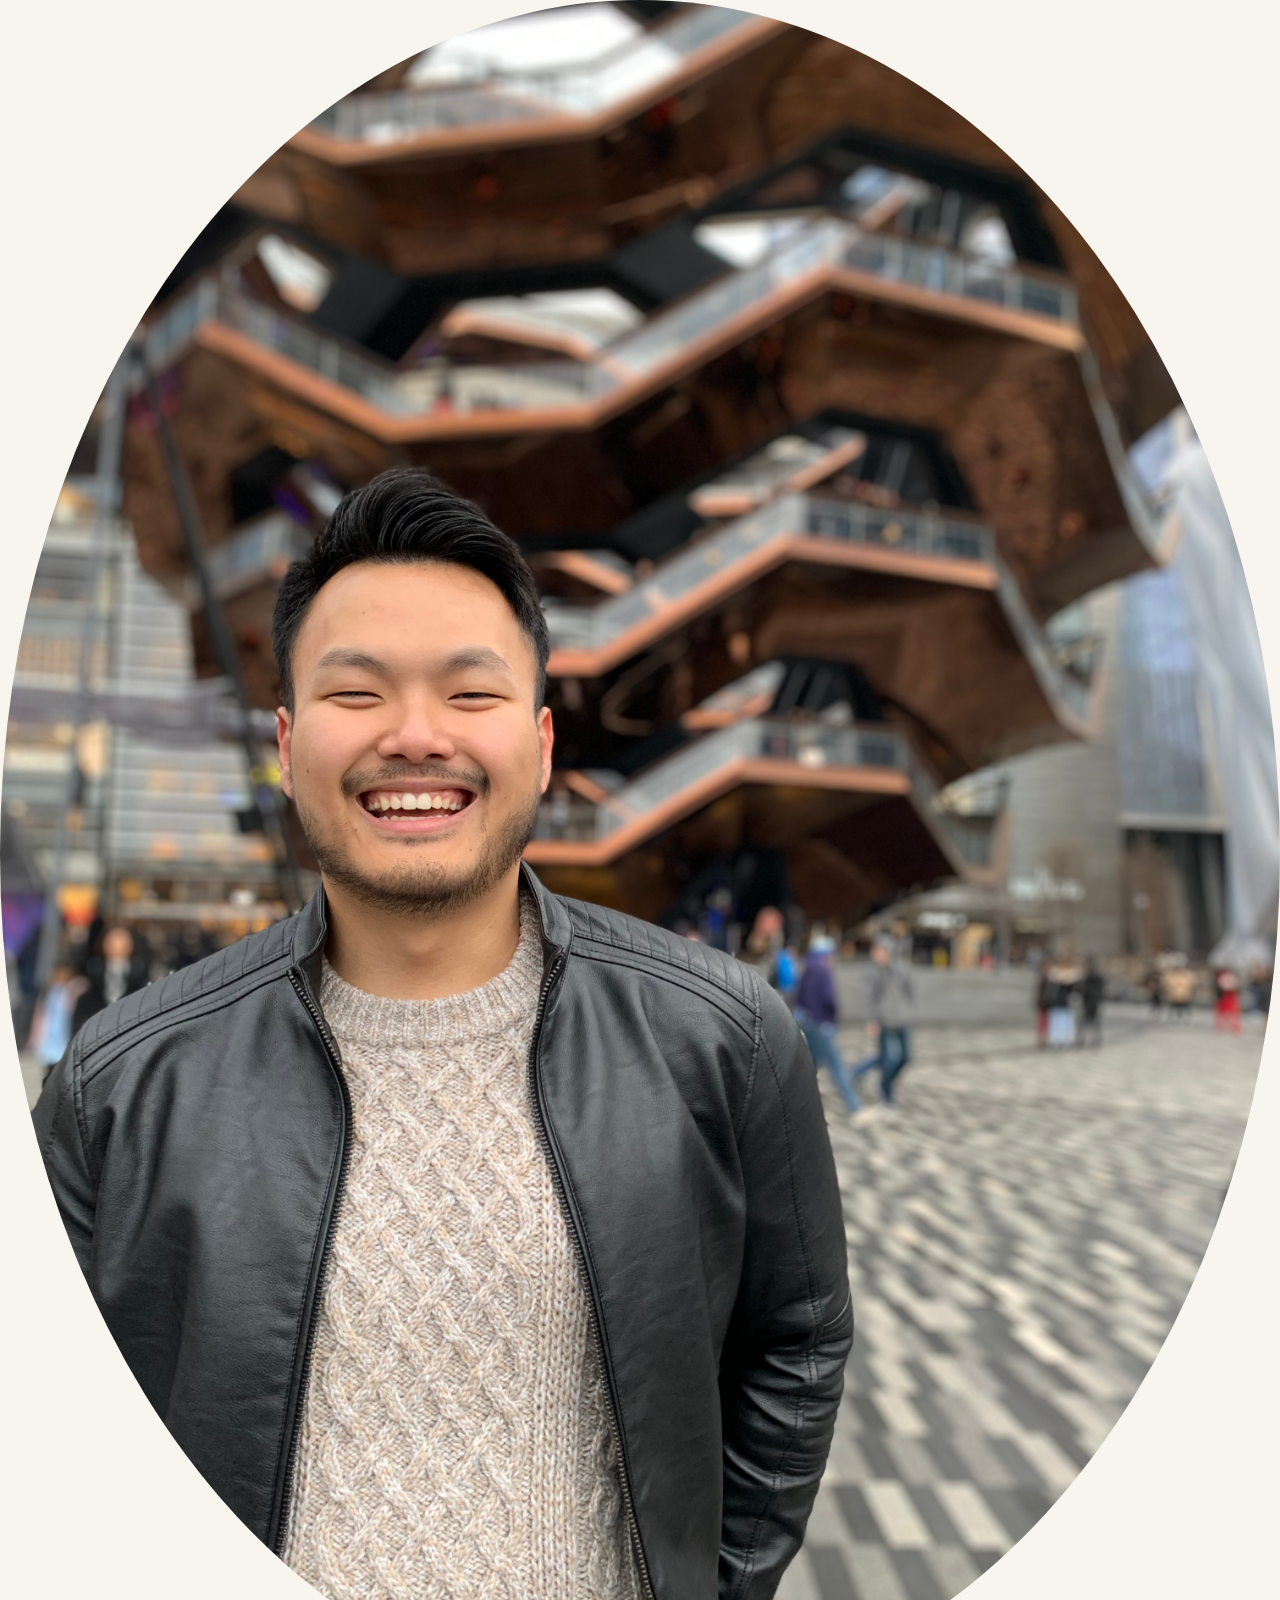
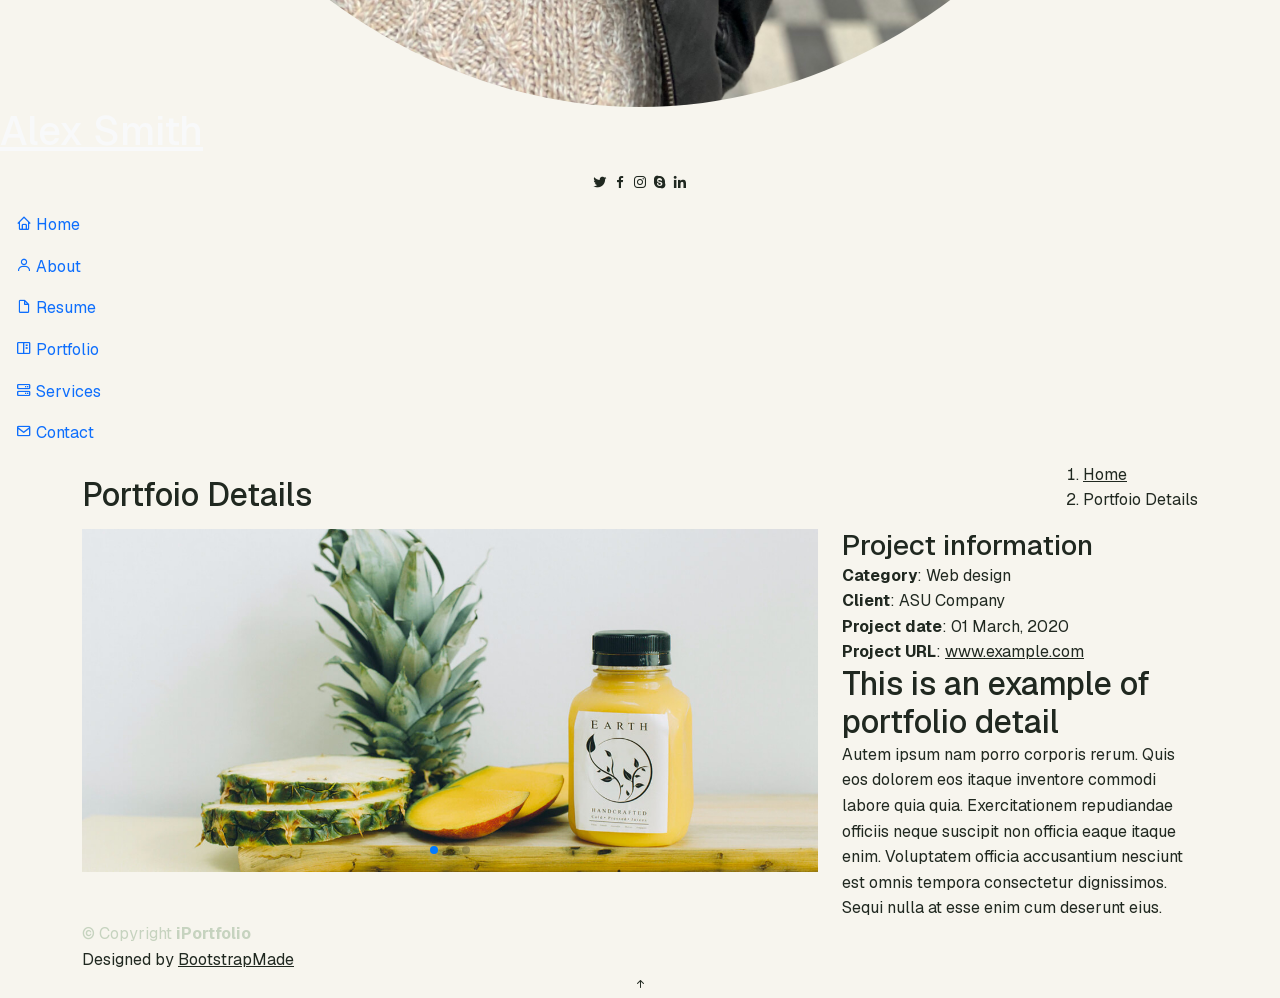
<file: portfolio-details.html>
<!DOCTYPE html>
<html lang="en">

<head>
  <meta charset="utf-8">
  <meta content="width=device-width, initial-scale=1.0" name="viewport">

  <title>Portfolio Details - iPortfolio Bootstrap Template</title>
  <meta content="" name="description">
  <meta content="" name="keywords">

  <!-- Favicons -->
  <link href="assets/img/favicon.png" rel="icon">
  <link href="assets/img/apple-touch-icon.png" rel="apple-touch-icon">

  <!-- Google Fonts -->
  <link href="https://fonts.googleapis.com/css?family=Open+Sans:300,300i,400,400i,600,600i,700,700i|Raleway:300,300i,400,400i,500,500i,600,600i,700,700i|Poppins:300,300i,400,400i,500,500i,600,600i,700,700i" rel="stylesheet">

  <!-- Vendor CSS Files -->
  <link href="assets/vendor/aos/aos.css" rel="stylesheet">
  <link href="assets/vendor/bootstrap/css/bootstrap.min.css" rel="stylesheet">
  <link href="assets/vendor/bootstrap-icons/bootstrap-icons.css" rel="stylesheet">
  <link href="assets/vendor/boxicons/css/boxicons.min.css" rel="stylesheet">
  <link href="assets/vendor/glightbox/css/glightbox.min.css" rel="stylesheet">
  <link href="assets/vendor/swiper/swiper-bundle.min.css" rel="stylesheet">

  <!-- Template Main CSS File -->
  <link href="assets/css/style.css" rel="stylesheet">

  <!-- =======================================================
  * Template Name: iPortfolio - v3.7.0
  * Template URL: https://bootstrapmade.com/iportfolio-bootstrap-portfolio-websites-template/
  * Author: BootstrapMade.com
  * License: https://bootstrapmade.com/license/
  ======================================================== -->
</head>

<body>

  <!-- ======= Mobile nav toggle button ======= -->
  <i class="bi bi-list mobile-nav-toggle d-xl-none"></i>

  <!-- ======= Header ======= -->
  <header id="header">
    <div class="d-flex flex-column">

      <div class="profile">
        <img src="assets/img/profile-img.jpg" alt="" class="img-fluid rounded-circle">
        <h1 class="text-light"><a href="index.html">Alex Smith</a></h1>
        <div class="social-links mt-3 text-center">
          <a href="#" class="twitter"><i class="bx bxl-twitter"></i></a>
          <a href="#" class="facebook"><i class="bx bxl-facebook"></i></a>
          <a href="#" class="instagram"><i class="bx bxl-instagram"></i></a>
          <a href="#" class="google-plus"><i class="bx bxl-skype"></i></a>
          <a href="#" class="linkedin"><i class="bx bxl-linkedin"></i></a>
        </div>
      </div>

      <nav id="navbar" class="nav-menu navbar">
        <ul>
          <li><a href="#hero" class="nav-link scrollto active"><i class="bx bx-home"></i> <span>Home</span></a></li>
          <li><a href="#about" class="nav-link scrollto"><i class="bx bx-user"></i> <span>About</span></a></li>
          <li><a href="#resume" class="nav-link scrollto"><i class="bx bx-file-blank"></i> <span>Resume</span></a></li>
          <li><a href="#portfolio" class="nav-link scrollto"><i class="bx bx-book-content"></i> <span>Portfolio</span></a></li>
          <li><a href="#services" class="nav-link scrollto"><i class="bx bx-server"></i> <span>Services</span></a></li>
          <li><a href="#contact" class="nav-link scrollto"><i class="bx bx-envelope"></i> <span>Contact</span></a></li>
        </ul>
      </nav><!-- .nav-menu -->
    </div>
  </header><!-- End Header -->

  <main id="main">

    <!-- ======= Breadcrumbs ======= -->
    <section id="breadcrumbs" class="breadcrumbs">
      <div class="container">

        <div class="d-flex justify-content-between align-items-center">
          <h2>Portfoio Details</h2>
          <ol>
            <li><a href="index.html">Home</a></li>
            <li>Portfoio Details</li>
          </ol>
        </div>

      </div>
    </section><!-- End Breadcrumbs -->

    <!-- ======= Portfolio Details Section ======= -->
    <section id="portfolio-details" class="portfolio-details">
      <div class="container">

        <div class="row gy-4">

          <div class="col-lg-8">
            <div class="portfolio-details-slider swiper">
              <div class="swiper-wrapper align-items-center">

                <div class="swiper-slide">
                  <img src="assets/img/portfolio/portfolio-details-1.jpg" alt="">
                </div>

                <div class="swiper-slide">
                  <img src="assets/img/portfolio/portfolio-details-2.jpg" alt="">
                </div>

                <div class="swiper-slide">
                  <img src="assets/img/portfolio/portfolio-details-3.jpg" alt="">
                </div>

              </div>
              <div class="swiper-pagination"></div>
            </div>
          </div>

          <div class="col-lg-4">
            <div class="portfolio-info">
              <h3>Project information</h3>
              <ul>
                <li><strong>Category</strong>: Web design</li>
                <li><strong>Client</strong>: ASU Company</li>
                <li><strong>Project date</strong>: 01 March, 2020</li>
                <li><strong>Project URL</strong>: <a href="#">www.example.com</a></li>
              </ul>
            </div>
            <div class="portfolio-description">
              <h2>This is an example of portfolio detail</h2>
              <p>
                Autem ipsum nam porro corporis rerum. Quis eos dolorem eos itaque inventore commodi labore quia quia. Exercitationem repudiandae officiis neque suscipit non officia eaque itaque enim. Voluptatem officia accusantium nesciunt est omnis tempora consectetur dignissimos. Sequi nulla at esse enim cum deserunt eius.
              </p>
            </div>
          </div>

        </div>

      </div>
    </section><!-- End Portfolio Details Section -->

  </main><!-- End #main -->

  <!-- ======= Footer ======= -->
  <footer id="footer">
    <div class="container">
      <div class="copyright">
        &copy; Copyright <strong><span>iPortfolio</span></strong>
      </div>
      <div class="credits">
        <!-- All the links in the footer should remain intact. -->
        <!-- You can delete the links only if you purchased the pro version. -->
        <!-- Licensing information: https://bootstrapmade.com/license/ -->
        <!-- Purchase the pro version with working PHP/AJAX contact form: https://bootstrapmade.com/iportfolio-bootstrap-portfolio-websites-template/ -->
        Designed by <a href="https://bootstrapmade.com/">BootstrapMade</a>
      </div>
    </div>
  </footer><!-- End  Footer -->

  <a href="#" class="back-to-top d-flex align-items-center justify-content-center"><i class="bi bi-arrow-up-short"></i></a>

  <!-- Vendor JS Files -->
  <script src="assets/vendor/purecounter/purecounter.js"></script>
  <script src="assets/vendor/aos/aos.js"></script>
  <script src="assets/vendor/bootstrap/js/bootstrap.bundle.min.js"></script>
  <script src="assets/vendor/glightbox/js/glightbox.min.js"></script>
  <script src="assets/vendor/isotope-layout/isotope.pkgd.min.js"></script>
  <script src="assets/vendor/swiper/swiper-bundle.min.js"></script>
  <script src="assets/vendor/typed.js/typed.min.js"></script>
  <script src="assets/vendor/waypoints/noframework.waypoints.js"></script>
  <script src="assets/vendor/php-email-form/validate.js"></script>

  <!-- Template Main JS File -->
  <script src="assets/js/main.js"></script>

</body>

</html>
</file>
<file: assets/css/style.css>
@font-face {
  font-family: Geist;
  src: url("../fonts/geist-latin.woff2") format("woff2");
  font-weight: 400 700;
  font-display: swap;
}

@font-face {
  font-family: "Instrument Serif";
  src: url("../fonts/instrument-serif-latin.woff2") format("woff2");
  font-weight: 400;
  font-display: swap;
}

:root {
  color-scheme: light;
  --paper: #f7f5ee;
  --card: #fcfbf7;
  --ink: #202820;
  --muted: #555d53;
  --accent: #a43c27;
  --line: #d8d8cc;
  --green: #233d32;
  --serif: "Instrument Serif", Georgia, serif;
  --mono: ui-monospace, "SFMono-Regular", Consolas, monospace;
  --edge: clamp(18px, 5.5vw, 88px);
  --stride: clamp(70px, 9vw, 128px);
}

*, *::before, *::after { box-sizing: border-box; }

html {
  scroll-padding-top: 94px;
  scroll-behavior: smooth;
}

body {
  margin: 0;
  background: var(--paper);
  color: var(--ink);
  font: 400 16px/1.6 Geist, system-ui, sans-serif;
  -webkit-font-smoothing: antialiased;
}

h1, h2, h3, h4, figure, p, ul, dl, dd { margin: 0; }
ul { padding: 0; list-style: none; }
img { display: block; max-width: 100%; }
a { color: inherit; }
a:focus-visible { outline: 2px solid var(--accent); outline-offset: 5px; }
[hidden] { display: none !important; }

.wrap {
  width: min(1220px, 100% - var(--edge) * 2);
  margin-inline: auto;
}

.skip-link {
  position: fixed;
  top: 12px;
  left: var(--edge);
  z-index: 5;
  translate: 0 -200%;
  padding: 8px 14px;
  background: var(--ink);
  color: white;
}

.skip-link:focus { translate: 0; }

.site-header {
  position: sticky;
  top: 0;
  z-index: 3;
  background: var(--paper);
  border-bottom: 1px solid var(--line);
}

.header-inner {
  min-height: 65px;
  display: flex;
  align-items: center;
  justify-content: space-between;
  gap: 18px;
}

.wordmark {
  font-size: 24px;
  font-weight: 700;
  line-height: 1;
  letter-spacing: -0.075em;
  text-decoration: none;
  white-space: nowrap;
}

.wordmark-stroke { color: var(--accent); padding-inline: 2px; }

.header-actions {
  display: flex;
  align-items: center;
  gap: clamp(10px, 2.8vw, 32px);
}

.language-switch {
  display: flex;
  flex: none;
  gap: 2px;
  padding: 2px;
  border: 1px solid var(--line);
  border-radius: 8px;
  background: var(--card);
}

.language-switch > * {
  display: grid;
  min-width: 30px;
  min-height: 30px;
  place-items: center;
  border-radius: 5px;
  color: var(--muted);
  font-size: 11px;
  font-weight: 650;
  text-decoration: none;
}

.language-switch [aria-current],
.language-switch a:hover {
  background: #e6ece2;
  color: var(--green);
}

.site-header nav {
  display: flex;
  align-items: center;
  gap: clamp(14px, 3vw, 38px);
}

.site-header nav a,
.site-footer nav a {
  font-size: 14px;
  font-weight: 550;
  text-decoration: none;
  white-space: nowrap;
}

.site-header nav a:hover,
.site-header nav a[aria-current],
.text-link:hover { color: var(--accent); }

.nav-contact span { padding-inline-start: 3px; }

.hero {
  display: grid;
  grid-template-columns: minmax(0, 1fr) clamp(180px, 21vw, 278px);
  align-items: center;
  gap: clamp(28px, 6vw, 84px);
  padding-block: clamp(52px, 6.4vw, 92px) clamp(64px, 7vw, 100px);
}

.label {
  color: var(--muted);
  font: 400 11px/1.45 var(--mono);
  letter-spacing: 0.055em;
  text-transform: uppercase;
}

.role { color: var(--accent); }

.hero h1 {
  margin-block: 7px 14px;
  font: 400 clamp(5.2rem, 11.3vw, 10.6rem)/0.83 var(--serif);
  letter-spacing: -0.052em;
}

.hero h1 span { color: var(--accent); }

html[lang="ko"] body {
  word-break: keep-all;
  overflow-wrap: anywhere;
}

html[lang="ko"] .hero h1,
html[lang="ko"] .section-head h2,
html[lang="ko"] .about h2,
html[lang="ko"] .site-footer h2 {
  font-family: Geist, "Apple SD Gothic Neo", "Malgun Gothic", system-ui, sans-serif;
  font-weight: 650;
  line-height: 1.06;
}

html[lang="ko"] .hero h1 {
  font-size: clamp(3.6rem, 9vw, 8.1rem);
  letter-spacing: -0.075em;
}

html[lang="ko"] .section-head h2,
html[lang="ko"] .about h2,
html[lang="ko"] .site-footer h2 {
  font-size: clamp(2.35rem, 5.2vw, 4.3rem);
  letter-spacing: -0.06em;
}

.hero-intro {
  max-width: 39ch;
  margin-block-start: 23px;
  color: var(--muted);
  font-size: clamp(17px, 2.1vw, 25px);
  letter-spacing: -0.035em;
}

.hero-links {
  display: flex;
  flex-wrap: wrap;
  align-items: center;
  gap: 12px 20px;
  margin-top: 27px;
}

.primary-link,
.text-link {
  display: inline-flex;
  align-items: baseline;
  gap: 0.45em;
  font-size: 14px;
  font-weight: 600;
}

.primary-link {
  align-items: center;
  gap: 16px;
  padding: 11px 16px;
  border-radius: 8px;
  background: var(--green);
  color: #fff;
  text-decoration: none;
}

.primary-link:hover { background: #152d23; }
.text-link { text-decoration-color: #9fa297; text-underline-offset: 0.24em; }

.portrait {
  position: relative;
  isolation: isolate;
  margin-right: 9px;
}

.portrait::before {
  position: absolute;
  z-index: -1;
  inset: 10px -9px -9px 10px;
  border: 1px solid #bcaa99;
  border-radius: 18px;
  content: "";
}

.portrait img {
  width: 100%;
  aspect-ratio: 4 / 5;
  height: auto;
  object-fit: cover;
  object-position: 45% 48%;
  border-radius: 18px;
}

.section-head {
  border-top: 1px solid var(--line);
  padding-block: 19px 25px;
}

.section-head h2,
.about h2,
.site-footer h2 {
  font: 400 clamp(3.25rem, 6vw, 5.4rem)/0.94 var(--serif);
  letter-spacing: -0.035em;
}

.work-grid {
  display: grid;
  grid-template-columns: minmax(0, 1.36fr) minmax(0, 1fr);
  gap: 18px;
  align-items: start;
}

.project {
  min-width: 0;
  border: 1px solid var(--line);
  border-radius: 20px;
  background: var(--card);
}

#sushijaro { grid-row: span 2; }

.project-heading {
  display: flex;
  align-items: center;
  justify-content: space-between;
  gap: 12px;
  padding: 21px 23px 15px;
}

.project-heading h3 {
  margin-top: 3px;
  font-size: clamp(25px, 3.2vw, 38px);
  font-weight: 650;
  letter-spacing: -0.055em;
  line-height: 1.15;
}

.project-heading h3 span {
  display: inline-block;
  margin-left: 0.28em;
  color: var(--muted);
  font-size: 0.43em;
  letter-spacing: 0;
  vertical-align: 0.16em;
}

.circle-link {
  display: grid;
  align-items: center;
  justify-items: center;
  flex: 0 0 40px;
  width: 40px;
  height: 40px;
  border: 1px solid var(--line);
  border-radius: 50%;
  text-decoration: none;
  font-size: 19px;
  line-height: 1;
}

.circle-link:hover { background: var(--green); color: #fff; border-color: var(--green); }

.project-art {
  position: relative;
  display: grid;
  place-items: center;
  height: clamp(196px, 22vw, 270px);
  margin-inline: 12px;
  overflow: hidden;
  border-radius: 13px;
}

.sushi-art {
  height: clamp(245px, 34vw, 405px);
  background:
    radial-gradient(ellipse at 91% 14%, #48764d 0%, transparent 57%),
    linear-gradient(132deg, #112f28, #244e3b);
}

.sushi-art img {
  position: absolute;
  width: auto;
  height: 88%;
  aspect-ratio: 552 / 1200;
  border: 4px solid #1a2923;
  border-radius: clamp(15px, 2.2vw, 27px);
  box-shadow: 0 14px 34px #081d1766;
}

.sushi-art .sushi-map { top: 10%; left: 50%; transform: rotate(10deg); }
.sushi-art .sushi-price { top: 6%; right: 48%; transform: rotate(-8deg); }

.makset-art {
  background: radial-gradient(ellipse at 70% 25%, #ffbc81, transparent 60%), #f6a25c;
}

.makset-art img {
  position: absolute;
  top: 12px;
  width: min(42%, 187px);
  height: auto;
  border: 5px solid #27211f;
  border-radius: 25px;
  box-shadow: 0 12px 34px #53242666;
  transform: rotate(-7deg);
}

.villa-art { background: linear-gradient(130deg, #dce9e3, #b9d1c4); }

.villa-art img {
  max-width: 90%;
  max-height: 88%;
  width: auto;
  height: auto;
  border: 1px solid #93ab9a;
  border-radius: 8px;
  box-shadow: 0 10px 29px #1b3a2a35;
}

.project-body { padding: 17px 23px 23px; }

.launch-results {
  display: grid;
  grid-template-columns: 1fr 1fr;
  gap: 12px;
  margin-block: 21px 12px;
}

.launch-results > div {
  min-width: 0;
  padding: 10px 14px 12px;
  border-radius: 10px;
  background: #e8eee1;
}

.launch-results dt {
  color: var(--green);
  font-size: 36px;
  font-weight: 650;
  letter-spacing: -0.08em;
  line-height: 1.1;
}

.launch-results dd {
  margin-top: 4px;
  color: #38483a;
  font-size: 13px;
  line-height: 1.45;
}

.fine-print, .project-stack {
  color: var(--muted);
  font-size: 13px;
  line-height: 1.55;
}

.project-stack { margin-top: 8px; }
.project-links { display: flex; flex-wrap: wrap; gap: 8px 18px; margin-top: 13px; }

.press {
  margin-top: 19px;
  padding-block-start: 16px;
  border-top: 1px solid var(--line);
}

.press > div {
  display: flex;
  flex-wrap: wrap;
  align-items: baseline;
  gap: 2px 10px;
}

.press time { color: var(--muted); font-size: 12px; }
.press p { margin-block: 3px 7px; color: var(--muted); font-size: 14px; }

.project-archive { margin-top: 46px; }
.project-archive h3, .education > h3, #skills h3 {
  margin-bottom: 12px;
  font-size: 21px;
  font-weight: 650;
  letter-spacing: -0.04em;
}

.project-archive li,
.timeline > li {
  display: grid;
  align-items: start;
  border-top: 1px solid var(--line);
}

.project-archive li {
  grid-template-columns: minmax(0, 1fr) auto;
  align-items: center;
  gap: 12px;
  padding-block: 14px;
}

.project-archive li span:not([aria-hidden]) {
  display: block;
  color: var(--muted);
  font-size: 14px;
}

.resume, .about { margin-top: var(--stride); }

.timeline > li {
  grid-template-columns: minmax(180px, 1fr) minmax(0, 2.1fr);
  gap: clamp(18px, 4vw, 48px);
  padding-block: 21px 23px;
}

.timeline h3, .school { font-size: 21px; letter-spacing: -0.045em; line-height: 1.22; }
.timeline .dates { margin-block: 5px 2px; }
.timeline h4:not(.school) { margin-bottom: 4px; }
.timeline .job-location { color: var(--muted); font-size: 14px; }
.job-details { list-style: disc outside; padding-left: 1.1em; }
.job-details li + li { margin-top: 4px; }

.education { margin-top: 42px; }

.about {
  display: grid;
  grid-template-columns: minmax(0, 1fr) minmax(0, 1.1fr);
  gap: clamp(25px, 8vw, 115px);
  padding-block: 25px var(--stride);
  border-top: 1px solid var(--line);
}

.about-copy p { margin-top: 13px; max-width: 48ch; }
.skills > div {
  display: grid;
  grid-template-columns: minmax(90px, 0.7fr) minmax(0, 2fr);
  gap: 10px;
  padding-block: 10px;
  border-top: 1px solid var(--line);
  font-size: 14px;
}

.skills dt { font-weight: 600; }
.skills dd { color: var(--muted); }

.site-footer {
  padding-block: 45px 30px;
  background: var(--green);
  color: #f6f6ed;
}

.footer-inner {
  display: grid;
  grid-template-columns: minmax(0, 1fr) auto;
  align-items: end;
  gap: 28px 18px;
}

.footer-email {
  display: inline-block;
  margin-top: 11px;
  font-size: clamp(19px, 3vw, 32px);
  text-underline-offset: 0.22em;
  text-decoration-color: #a6b7a1;
}

.site-footer nav { display: flex; flex-wrap: wrap; gap: 10px 23px; }
.site-footer a:hover { color: #d6eec0; }
.site-footer a:focus-visible { outline-color: #f0d6a7; }

.copyright, .contact-photo { grid-column: 1 / -1; }
.copyright { color: #c6d3bf; }
.contact-photo img { width: min(100%, 480px); border-radius: 12px; }

@media (max-width: 740px) {
  .hero {
    grid-template-columns: minmax(0, 1fr) minmax(100px, 26%);
    gap: 15px;
    padding-block: 49px 54px;
  }

  .hero h1 { font-size: clamp(3.4rem, 12vw, 6rem); }
  .portrait { margin-right: 5px; }
  .portrait::before { inset: 5px -5px -5px 5px; }

  .work-grid, .about { grid-template-columns: 1fr; }
  #sushijaro { grid-row: auto; }

  .project-art { height: clamp(220px, 45vw, 305px); }
  .sushi-art { height: clamp(225px, 57vw, 380px); }
  .makset-art img { width: min(42%, 175px); }
}

@media (max-width: 480px) {
  html { scroll-padding-top: 77px; }
  .header-inner { min-height: 58px; gap: 8px; }
  .header-actions { gap: 9px; }
  .site-header nav { gap: clamp(9px, 2.6vw, 14px); }
  .site-header nav a { font-size: 12px; padding-block: 8px; }
  .language-switch { gap: 1px; }
  .language-switch > * { min-width: 26px; min-height: 30px; }
  html[lang="ko"] .hero h1 { font-size: clamp(2.8rem, 12vw, 3.65rem); }
  .hero { align-items: start; }
  .hero-copy { min-width: 0; }
  .hero h1 { max-width: 8ch; margin-top: 10px; }
  .hero-intro { margin-top: 12px; line-height: 1.35; }
  .hero-links { margin-top: 17px; }
  .role { letter-spacing: 0.015em; }
  .portrait { margin-top: 30px; }
  .portrait img, .portrait::before { border-radius: 12px; }

  .section-head { padding-block: 16px 18px; }
  .project-heading { padding: 17px 16px 13px; }
  .project-body { padding: 14px 16px 18px; }
  .launch-results { gap: 8px; }
  .launch-results > div { padding-inline: 10px; }
  .timeline > li, .footer-inner { grid-template-columns: 1fr; }
  .timeline > li { gap: 8px; padding-block: 15px 18px; }
  .footer-inner { gap: 20px; }
}

@media (max-width: 360px) {
  .header-inner { gap: 6px; }
  .header-actions, .site-header nav { gap: 7px; }
}

@media (prefers-reduced-motion: reduce) {
  html { scroll-behavior: auto; }
}
</file>
